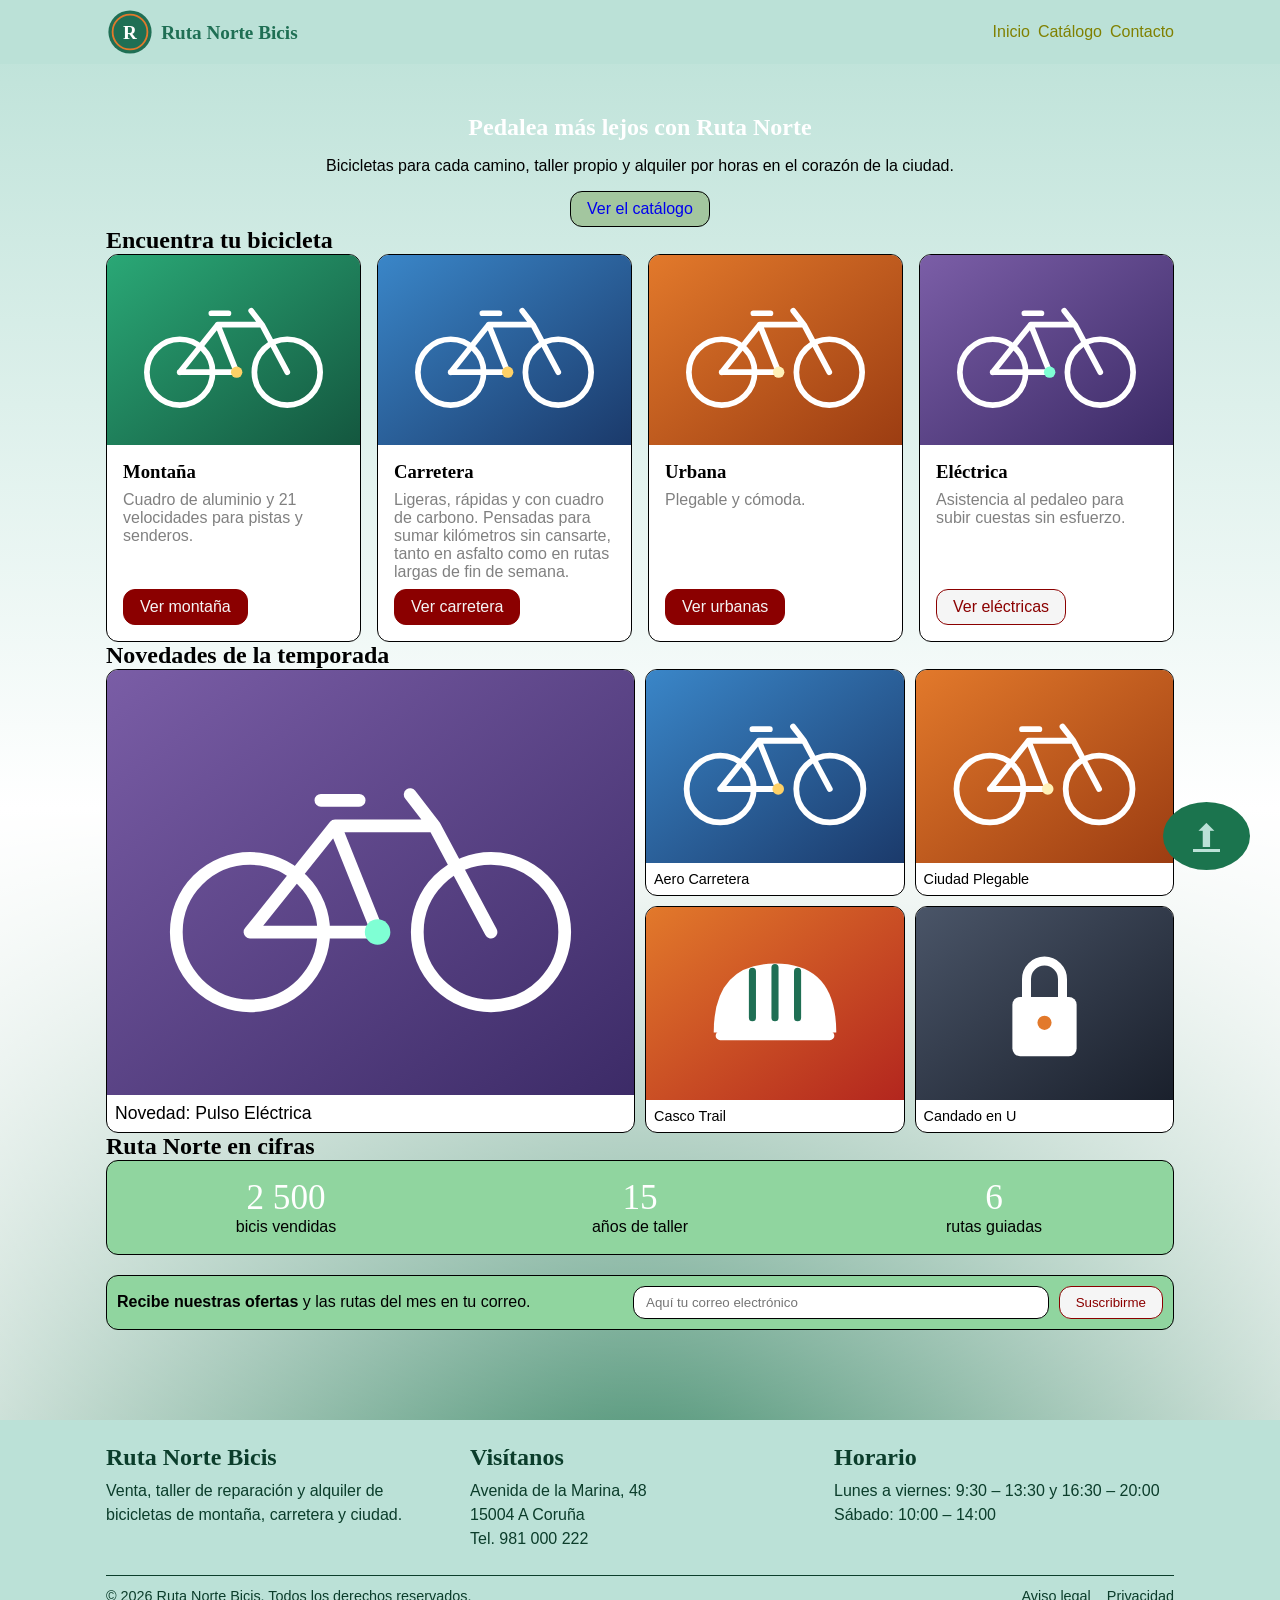
<file: Unidad 2/Tarea10/index.html>
<!DOCTYPE html>
<html lang="es">

<head>
  <meta charset="UTF-8">
  <meta name="viewport" content="width=device-width, initial-scale=1">
  <title>Tarea 2.7: Web Flex-Grid</title>
  <link rel="stylesheet" href="css/estilos.css">
</head>

<body>
  <header class="cabecera">
    <div class="contenedor cabeceraContenido">
      <a class="cabeceraLogo" href="index.html">
        <img src="img/logo-horizontal.svg" alt="Ruta Norte Bicis, ir al inicio">
      </a>
      <div class="separacion"></div>
      <nav class="menu">
        <ul class="menu-lista">
          <li><a class="menu-enlace" href="index.html">Inicio</a></li>
          <li class="cat-menu"><a class="menu-enlace" href="./paginas/catalogo.html">Catálogo</a>
          <ul class="submenu">
            <li><a href="./paginas/catalogo.html">Bicicletas</a></li>
            <li><a href="./paginas/catalogo.html">Accesorios</a></li>
          </ul>
          </li>
          <li><a class="menu-enlace" href="./paginas/contacto.html">Contacto</a></li>
        </ul>
      </nav>
    </div>
  </header>

  <main>
    <section class="hero" id="hero">
      <div class="hero-contenido">
        <h1 class="hero-titulo">Pedalea más lejos con Ruta Norte</h1>
        <p class="hero-texto">Bicicletas para cada camino, taller propio y alquiler por horas en el corazón de la
          ciudad.</p>
        <a class="boton boton-hero" href="paginas/catalogo.html">Ver el catálogo</a>
      </div>
    </section>

    <div class="contenedor">
      <section class="bloque">
        <h2 class="bloque-titulo">Encuentra tu bicicleta</h2>
        <div class="galeria">
          <article class="tarjeta">
            <img class="tarjeta-imagen" src="img/sierra.svg" alt="Bicicleta de montaña Sierra 29">
            <div class="tarjeta-cuerpo">
              <h3 class="tarjeta-titulo">Montaña</h3>
              <p class="tarjeta-texto">Cuadro de aluminio y 21 velocidades para pistas y senderos.</p>
              <a class="boton boton-claro" href="">Ver montaña</a>
            </div>
          </article>
          <article class="tarjeta">
            <img class="tarjeta-imagen" src="img/aero.svg" alt="Bicicleta de carretera Aero">
            <div class="tarjeta-cuerpo">
              <h3 class="tarjeta-titulo">Carretera</h3>
              <p class="tarjeta-texto">Ligeras, rápidas y con cuadro de carbono. Pensadas para sumar kilómetros sin
                cansarte, tanto en asfalto como en rutas largas de fin de semana.</p>
              <a class="boton boton-claro" href="">Ver carretera</a>
            </div>
          </article>
          <article class="tarjeta">
            <img class="tarjeta-imagen" src="img/ciudad.svg" alt="Bicicleta urbana plegable">
            <div class="tarjeta-cuerpo">
              <h3 class="tarjeta-titulo">Urbana</h3>
              <p class="tarjeta-texto">Plegable y cómoda.</p>
              <a class="boton boton-claro" href="">Ver urbanas</a>
            </div>
          </article>
          <article class="tarjeta">
            <img class="tarjeta-imagen" src="img/pulso.svg" alt="Bicicleta eléctrica Pulso">
            <div class="tarjeta-cuerpo">
              <h3 class="tarjeta-titulo">Eléctrica</h3>
              <p class="tarjeta-texto">Asistencia al pedaleo para subir cuestas sin esfuerzo.</p>
              <a class="boton boton-claro" href="#">Ver eléctricas</a>
            </div>
          </article>
        </div>
      </section>

      <section class="bloque">
        <h2 class="bloque-titulo">Novedades de la temporada</h2>
        <div class="destacados">
          <div class="destacado destacado-grande">
            <img src="img/pulso.svg" alt="Bicicleta eléctrica Pulso">
            <p class="destacado-pie">Novedad: Pulso Eléctrica</p>
          </div>
          <div class="destacado">
            <img src="img/aero.svg" alt="Bicicleta de carretera Aero">
            <p class="destacado-pie">Aero Carretera</p>
          </div>
          <div class="destacado">
            <img src="img/ciudad.svg" alt="Bicicleta urbana plegable">
            <p class="destacado-pie">Ciudad Plegable</p>
          </div>
          <div class="destacado">
            <img src="img/trail.svg" alt="Casco Trail">
            <p class="destacado-pie">Casco Trail</p>
          </div>
          <div class="destacado">
            <img src="img/candado.svg" alt="Candado en U">
            <p class="destacado-pie">Candado en U</p>
          </div>
        </div>
      </section>

      <section class="bloque">
        <h2 class="bloque-titulo">Ruta Norte en cifras</h2>
        <div class="cifras">
          <p class="cifra"><span class="cifra-numero">2 500</span> bicis vendidas</p>
          <p class="cifra"><span class="cifra-numero">15</span> años de taller</p>
          <p class="cifra"><span class="cifra-numero">6</span> rutas guiadas</p>
        </div>
      </section>

      <section class="bloque">
        <div class="suscripcion">
          <p class="suscripcion-texto"><strong>Recibe nuestras ofertas</strong> y las rutas del mes en tu correo.</p>
          <form class="suscripcion-formulario" action="">
            <input type="email" id="suscripcion-correo" name="correo" placeholder="Aquí tu correo electrónico">
            <button class="boton boton-claro" type="submit">Suscribirme</button>
          </form>
        </div>
      </section>
    </div>
  </main>

  <a class="volver" href="#hero">⬆</a>


  <footer class="pie">
    <div class="contenedor">
      <div class="pie-columnas">
        <div class="pie-bloque">
          <h2 class="pie-titulo">Ruta Norte Bicis</h2>
          <p class="pie-texto">Venta, taller de reparación y alquiler de bicicletas de montaña, carretera y ciudad.</p>
        </div>
        <div class="pie-bloque">
          <h2 class="pie-titulo">Visítanos</h2>
          <address class="pie-texto">Avenida de la Marina, 48<br>15004 A Coruña<br>Tel. 981 000 222</address>
        </div>
        <div class="pie-bloque horario">
          <h2 class="pie-titulo">Horario</h2>
          <p class="pie-texto">Lunes a viernes: 9:30 – 13:30 y 16:30 – 20:00<br>Sábado: 10:00 – 14:00</p>
        </div>
      </div>
      <div class="pie-barra">
        <p>© 2026 Ruta Norte Bicis. Todos los derechos reservados.</p>
        <ul class="pie-enlaces">
          <li><a href="">Aviso legal</a></li>
          <li><a href="">Privacidad</a></li>
        </ul>
      </div>
    </div>
  </footer>
</body>

</html>
</file>
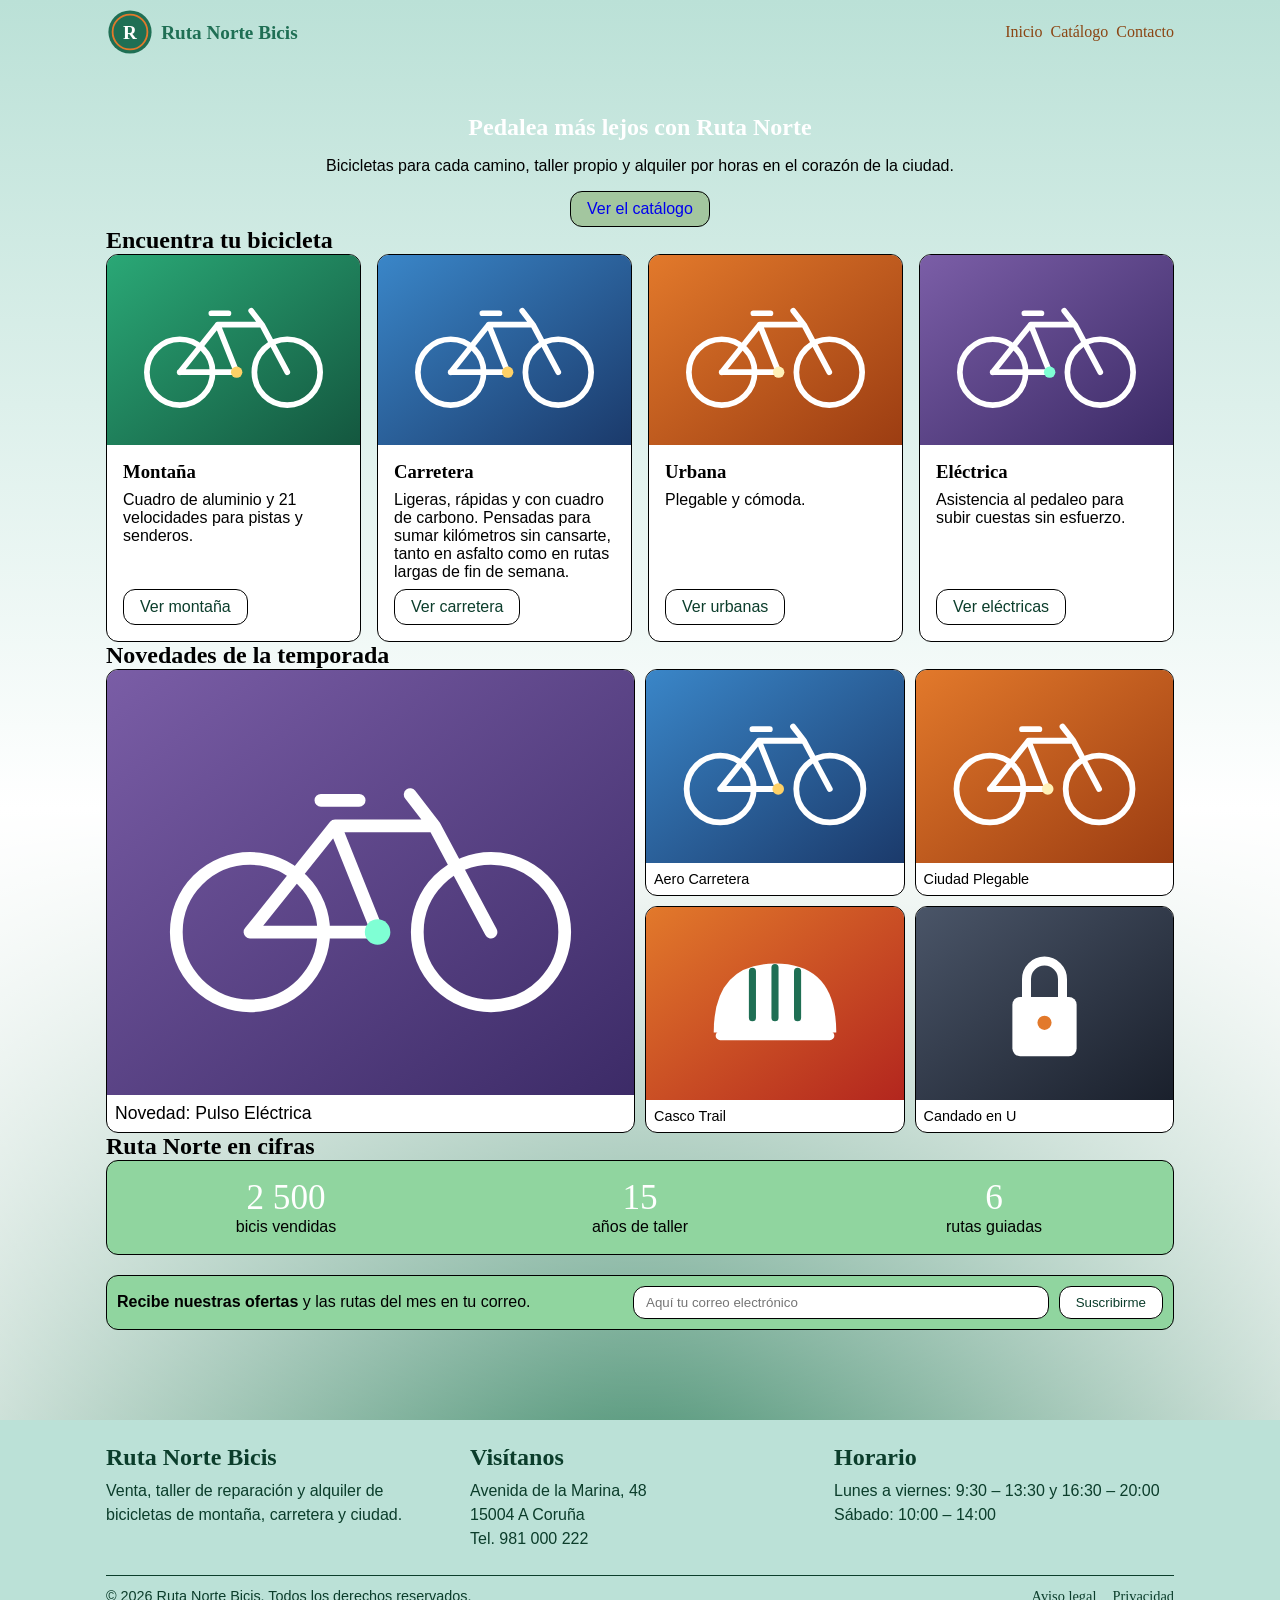
<file: Unidad 2/Tarea7/index.html>
<!DOCTYPE html>
<html lang="es">

<head>
  <meta charset="UTF-8">
  <meta name="viewport" content="width=device-width, initial-scale=1">
  <title>Tarea 2.7: Web Flex-Grid</title>
  <link rel="stylesheet" href="css/estilos.css">
</head>

<body>
  <header class="cabecera">
    <div class="contenedor cabeceraContenido">
      <a class="cabeceraLogo" href="index.html">
        <img src="img/logo-horizontal.svg" alt="Ruta Norte Bicis, ir al inicio">
      </a>
      <div class="separacion"></div>
      <nav class="menu">
        <ul class="menu-lista">
          <li><a class="menu-enlace" href="">Inicio</a></li>
          <li><a class="menu-enlace" href="">Catálogo</a></li>
          <li><a class="menu-enlace" href="">Contacto</a></li>
        </ul>
      </nav>
    </div>
  </header>

  <main>
    <section class="hero">
      <div class="hero-contenido">
        <h1 class="hero-titulo">Pedalea más lejos con Ruta Norte</h1>
        <p class="hero-texto">Bicicletas para cada camino, taller propio y alquiler por horas en el corazón de la
          ciudad.</p>
        <a class="boton boton-hero" href="paginas/catalogo.html">Ver el catálogo</a>
      </div>
    </section>

    <div class="contenedor">
      <section class="bloque">
        <h2 class="bloque-titulo">Encuentra tu bicicleta</h2>
        <div class="galeria">
          <article class="tarjeta">
            <img class="tarjeta-imagen" src="img/sierra.svg" alt="Bicicleta de montaña Sierra 29">
            <div class="tarjeta-cuerpo">
              <h3 class="tarjeta-titulo">Montaña</h3>
              <p class="tarjeta-texto">Cuadro de aluminio y 21 velocidades para pistas y senderos.</p>
              <a class="boton boton-claro" href="">Ver montaña</a>
            </div>
          </article>
          <article class="tarjeta">
            <img class="tarjeta-imagen" src="img/aero.svg" alt="Bicicleta de carretera Aero">
            <div class="tarjeta-cuerpo">
              <h3 class="tarjeta-titulo">Carretera</h3>
              <p class="tarjeta-texto">Ligeras, rápidas y con cuadro de carbono. Pensadas para sumar kilómetros sin
                cansarte, tanto en asfalto como en rutas largas de fin de semana.</p>
              <a class="boton boton-claro" href="">Ver carretera</a>
            </div>
          </article>
          <article class="tarjeta">
            <img class="tarjeta-imagen" src="img/ciudad.svg" alt="Bicicleta urbana plegable">
            <div class="tarjeta-cuerpo">
              <h3 class="tarjeta-titulo">Urbana</h3>
              <p class="tarjeta-texto">Plegable y cómoda.</p>
              <a class="boton boton-claro" href="">Ver urbanas</a>
            </div>
          </article>
          <article class="tarjeta">
            <img class="tarjeta-imagen" src="img/pulso.svg" alt="Bicicleta eléctrica Pulso">
            <div class="tarjeta-cuerpo">
              <h3 class="tarjeta-titulo">Eléctrica</h3>
              <p class="tarjeta-texto">Asistencia al pedaleo para subir cuestas sin esfuerzo.</p>
              <a class="boton boton-claro" href="#">Ver eléctricas</a>
            </div>
          </article>
        </div>
      </section>

      <section class="bloque">
        <h2 class="bloque-titulo">Novedades de la temporada</h2>
        <div class="destacados">
          <div class="destacado destacado-grande">
            <img src="img/pulso.svg" alt="Bicicleta eléctrica Pulso">
            <p class="destacado-pie">Novedad: Pulso Eléctrica</p>
          </div>
          <div class="destacado">
            <img src="img/aero.svg" alt="Bicicleta de carretera Aero">
            <p class="destacado-pie">Aero Carretera</p>
          </div>
          <div class="destacado">
            <img src="img/ciudad.svg" alt="Bicicleta urbana plegable">
            <p class="destacado-pie">Ciudad Plegable</p>
          </div>
          <div class="destacado">
            <img src="img/trail.svg" alt="Casco Trail">
            <p class="destacado-pie">Casco Trail</p>
          </div>
          <div class="destacado">
            <img src="img/candado.svg" alt="Candado en U">
            <p class="destacado-pie">Candado en U</p>
          </div>
        </div>
      </section>

      <section class="bloque">
        <h2 class="bloque-titulo">Ruta Norte en cifras</h2>
        <div class="cifras">
          <p class="cifra"><span class="cifra-numero">2 500</span> bicis vendidas</p>
          <p class="cifra"><span class="cifra-numero">15</span> años de taller</p>
          <p class="cifra"><span class="cifra-numero">6</span> rutas guiadas</p>
        </div>
      </section>

      <section class="bloque">
        <div class="suscripcion">
          <p class="suscripcion-texto"><strong>Recibe nuestras ofertas</strong> y las rutas del mes en tu correo.</p>
          <form class="suscripcion-formulario" action="">
            <input type="email" id="suscripcion-correo" name="correo" placeholder="Aquí tu correo electrónico">
            <button class="boton boton-claro" type="submit">Suscribirme</button>
          </form>
        </div>
      </section>
    </div>
  </main>

  <footer class="pie">
    <div class="contenedor">
      <div class="pie-columnas">
        <div class="pie-bloque">
          <h2 class="pie-titulo">Ruta Norte Bicis</h2>
          <p class="pie-texto">Venta, taller de reparación y alquiler de bicicletas de montaña, carretera y ciudad.</p>
        </div>
        <div class="pie-bloque">
          <h2 class="pie-titulo">Visítanos</h2>
          <address class="pie-texto">Avenida de la Marina, 48<br>15004 A Coruña<br>Tel. 981 000 222</address>
        </div>
        <div class="pie-bloque horario">
          <h2 class="pie-titulo">Horario</h2>
          <p class="pie-texto">Lunes a viernes: 9:30 – 13:30 y 16:30 – 20:00<br>Sábado: 10:00 – 14:00</p>
        </div>
      </div>
      <div class="pie-barra">
        <p>© 2026 Ruta Norte Bicis. Todos los derechos reservados.</p>
        <ul class="pie-enlaces">
          <li><a href="">Aviso legal</a></li>
          <li><a href="">Privacidad</a></li>
        </ul>
      </div>
    </div>
  </footer>
</body>

</html>
</file>
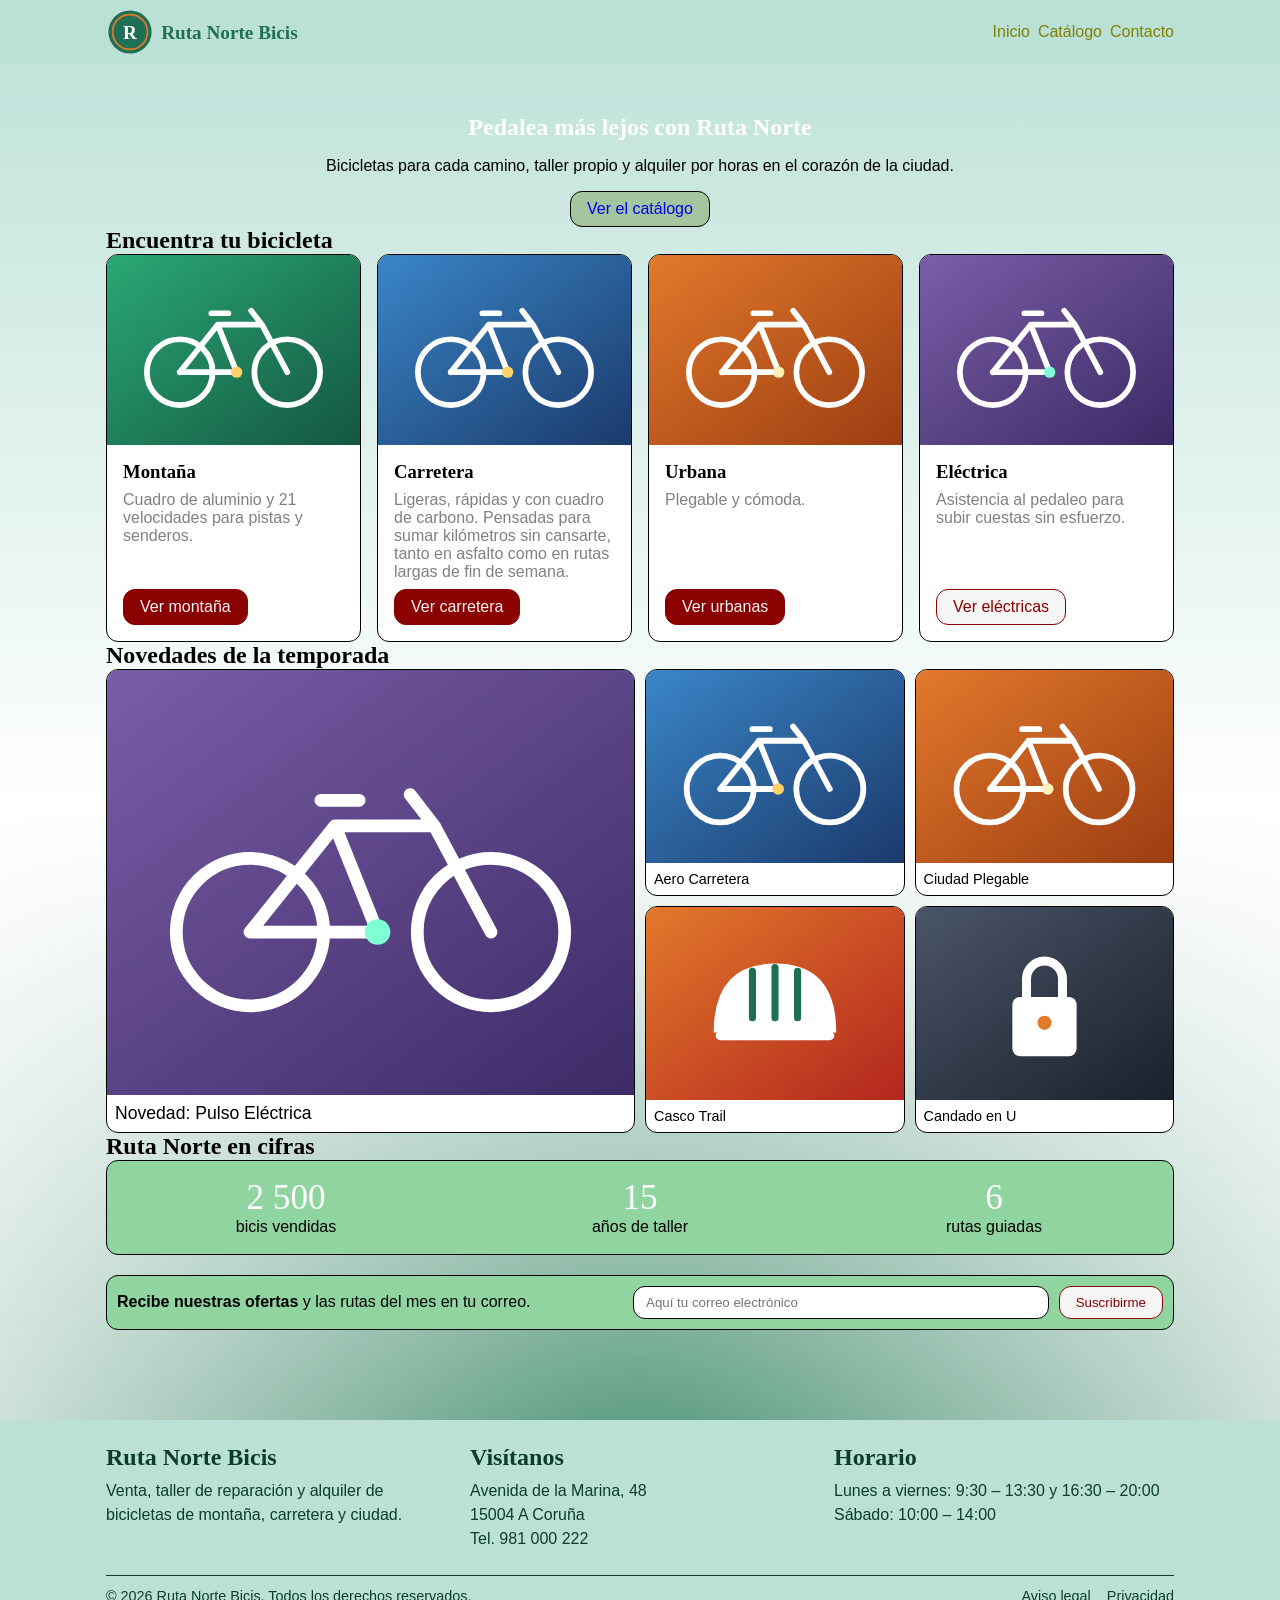
<file: Unidad 2/Tarea9/index.html>
<!DOCTYPE html>
<html lang="es">

<head>
  <meta charset="UTF-8">
  <meta name="viewport" content="width=device-width, initial-scale=1">
  <title>Tarea 2.7: Web Flex-Grid</title>
  <link rel="stylesheet" href="css/estilos.css">
</head>

<body>
  <header class="cabecera">
    <div class="contenedor cabeceraContenido">
      <a class="cabeceraLogo" href="index.html">
        <img src="img/logo-horizontal.svg" alt="Ruta Norte Bicis, ir al inicio">
      </a>
      <div class="separacion"></div>
      <nav class="menu">
        <ul class="menu-lista">
          <li><a class="menu-enlace" href="index.html">Inicio</a></li>
          <li><a class="menu-enlace" href="./paginas/catalogo.html">Catálogo</a></li>
          <li><a class="menu-enlace" href="./paginas/contacto.html">Contacto</a></li>
        </ul>
      </nav>
    </div>
  </header>

  <main>
    <section class="hero">
      <div class="hero-contenido">
        <h1 class="hero-titulo">Pedalea más lejos con Ruta Norte</h1>
        <p class="hero-texto">Bicicletas para cada camino, taller propio y alquiler por horas en el corazón de la
          ciudad.</p>
        <a class="boton boton-hero" href="paginas/catalogo.html">Ver el catálogo</a>
      </div>
    </section>

    <div class="contenedor">
      <section class="bloque">
        <h2 class="bloque-titulo">Encuentra tu bicicleta</h2>
        <div class="galeria">
          <article class="tarjeta">
            <img class="tarjeta-imagen" src="img/sierra.svg" alt="Bicicleta de montaña Sierra 29">
            <div class="tarjeta-cuerpo">
              <h3 class="tarjeta-titulo">Montaña</h3>
              <p class="tarjeta-texto">Cuadro de aluminio y 21 velocidades para pistas y senderos.</p>
              <a class="boton boton-claro" href="">Ver montaña</a>
            </div>
          </article>
          <article class="tarjeta">
            <img class="tarjeta-imagen" src="img/aero.svg" alt="Bicicleta de carretera Aero">
            <div class="tarjeta-cuerpo">
              <h3 class="tarjeta-titulo">Carretera</h3>
              <p class="tarjeta-texto">Ligeras, rápidas y con cuadro de carbono. Pensadas para sumar kilómetros sin
                cansarte, tanto en asfalto como en rutas largas de fin de semana.</p>
              <a class="boton boton-claro" href="">Ver carretera</a>
            </div>
          </article>
          <article class="tarjeta">
            <img class="tarjeta-imagen" src="img/ciudad.svg" alt="Bicicleta urbana plegable">
            <div class="tarjeta-cuerpo">
              <h3 class="tarjeta-titulo">Urbana</h3>
              <p class="tarjeta-texto">Plegable y cómoda.</p>
              <a class="boton boton-claro" href="">Ver urbanas</a>
            </div>
          </article>
          <article class="tarjeta">
            <img class="tarjeta-imagen" src="img/pulso.svg" alt="Bicicleta eléctrica Pulso">
            <div class="tarjeta-cuerpo">
              <h3 class="tarjeta-titulo">Eléctrica</h3>
              <p class="tarjeta-texto">Asistencia al pedaleo para subir cuestas sin esfuerzo.</p>
              <a class="boton boton-claro" href="#">Ver eléctricas</a>
            </div>
          </article>
        </div>
      </section>

      <section class="bloque">
        <h2 class="bloque-titulo">Novedades de la temporada</h2>
        <div class="destacados">
          <div class="destacado destacado-grande">
            <img src="img/pulso.svg" alt="Bicicleta eléctrica Pulso">
            <p class="destacado-pie">Novedad: Pulso Eléctrica</p>
          </div>
          <div class="destacado">
            <img src="img/aero.svg" alt="Bicicleta de carretera Aero">
            <p class="destacado-pie">Aero Carretera</p>
          </div>
          <div class="destacado">
            <img src="img/ciudad.svg" alt="Bicicleta urbana plegable">
            <p class="destacado-pie">Ciudad Plegable</p>
          </div>
          <div class="destacado">
            <img src="img/trail.svg" alt="Casco Trail">
            <p class="destacado-pie">Casco Trail</p>
          </div>
          <div class="destacado">
            <img src="img/candado.svg" alt="Candado en U">
            <p class="destacado-pie">Candado en U</p>
          </div>
        </div>
      </section>

      <section class="bloque">
        <h2 class="bloque-titulo">Ruta Norte en cifras</h2>
        <div class="cifras">
          <p class="cifra"><span class="cifra-numero">2 500</span> bicis vendidas</p>
          <p class="cifra"><span class="cifra-numero">15</span> años de taller</p>
          <p class="cifra"><span class="cifra-numero">6</span> rutas guiadas</p>
        </div>
      </section>

      <section class="bloque">
        <div class="suscripcion">
          <p class="suscripcion-texto"><strong>Recibe nuestras ofertas</strong> y las rutas del mes en tu correo.</p>
          <form class="suscripcion-formulario" action="">
            <input type="email" id="suscripcion-correo" name="correo" placeholder="Aquí tu correo electrónico">
            <button class="boton boton-claro" type="submit">Suscribirme</button>
          </form>
        </div>
      </section>
    </div>
  </main>

  <footer class="pie">
    <div class="contenedor">
      <div class="pie-columnas">
        <div class="pie-bloque">
          <h2 class="pie-titulo">Ruta Norte Bicis</h2>
          <p class="pie-texto">Venta, taller de reparación y alquiler de bicicletas de montaña, carretera y ciudad.</p>
        </div>
        <div class="pie-bloque">
          <h2 class="pie-titulo">Visítanos</h2>
          <address class="pie-texto">Avenida de la Marina, 48<br>15004 A Coruña<br>Tel. 981 000 222</address>
        </div>
        <div class="pie-bloque horario">
          <h2 class="pie-titulo">Horario</h2>
          <p class="pie-texto">Lunes a viernes: 9:30 – 13:30 y 16:30 – 20:00<br>Sábado: 10:00 – 14:00</p>
        </div>
      </div>
      <div class="pie-barra">
        <p>© 2026 Ruta Norte Bicis. Todos los derechos reservados.</p>
        <ul class="pie-enlaces">
          <li><a href="">Aviso legal</a></li>
          <li><a href="">Privacidad</a></li>
        </ul>
      </div>
    </div>
  </footer>
</body>

</html>
</file>
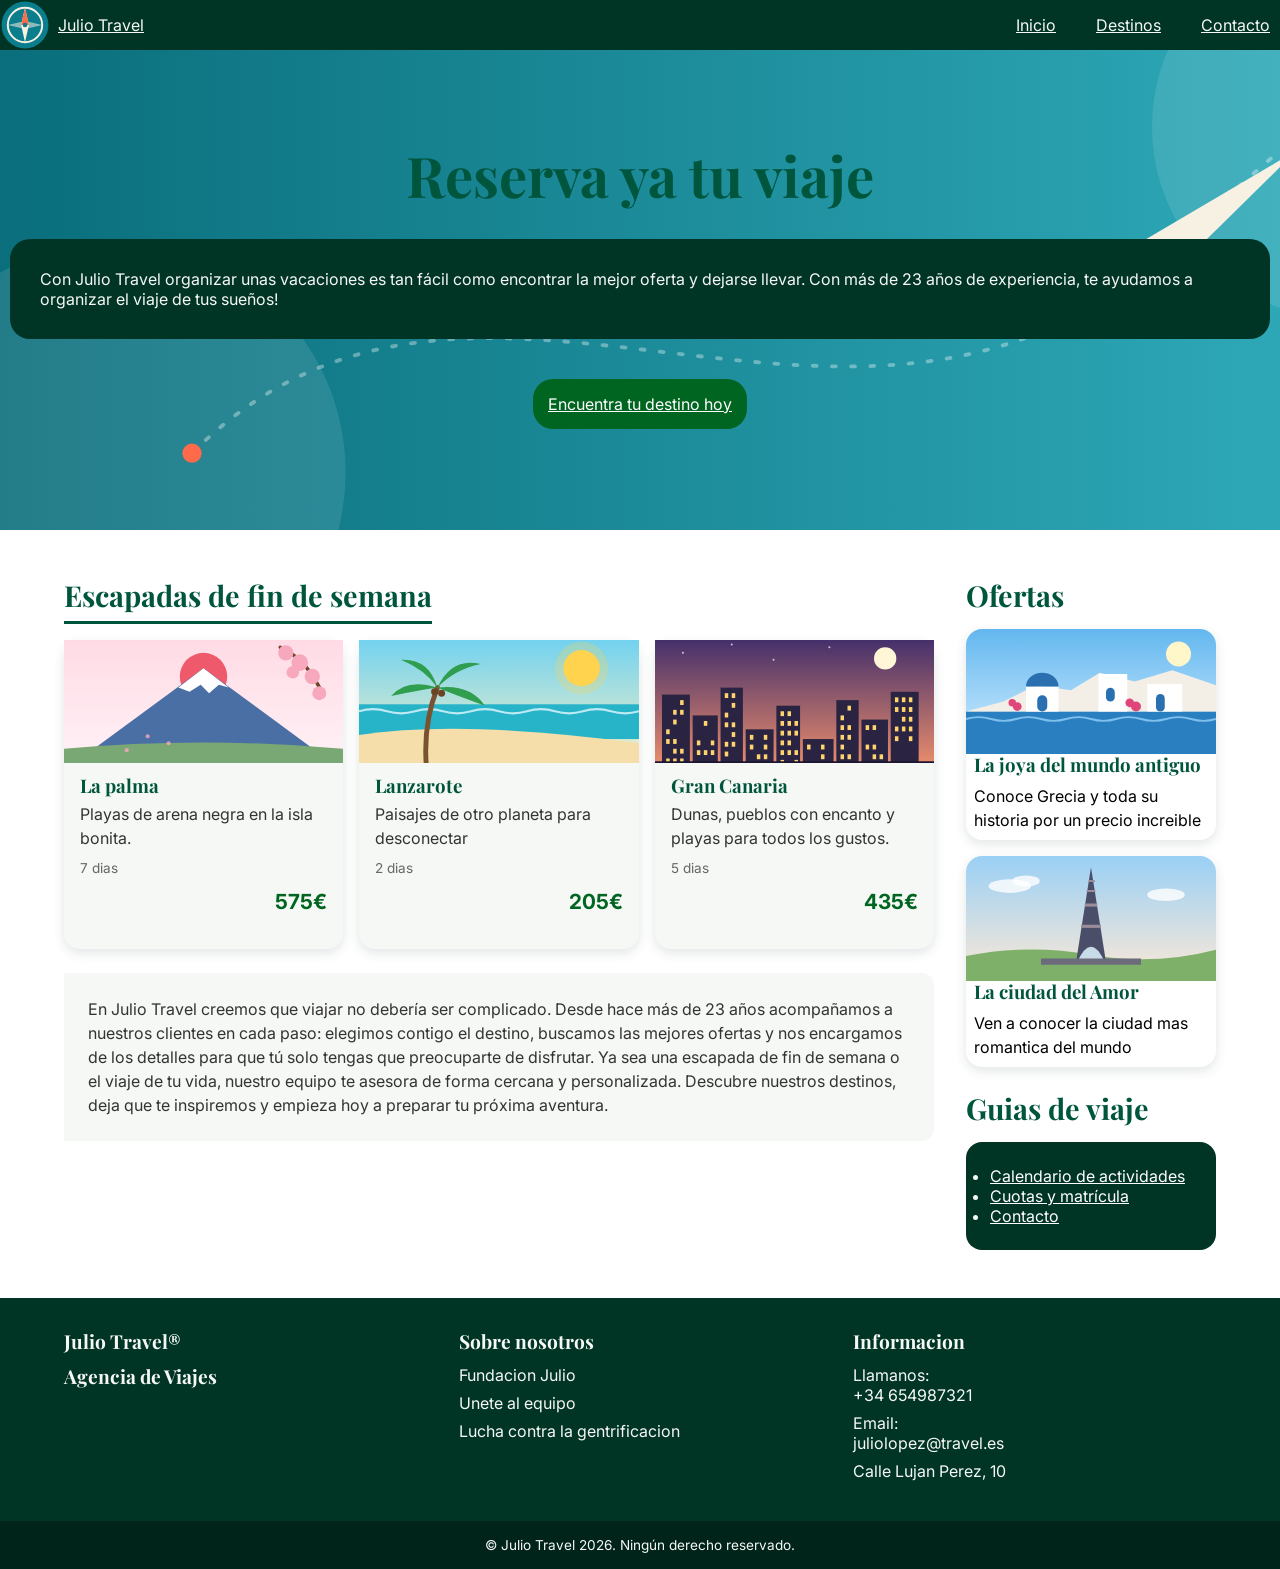
<file: Unidad 2/Tarea5/Tarea_2-5_WebFlexbox/index.html>
<!doctype html>
<html lang="es">
<head>
    <meta charset="UTF-8">
    <meta name="viewport"
          content="width=device-width, user-scalable=no, initial-scale=1.0, maximum-scale=1.0, minimum-scale=1.0">
    <meta http-equiv="X-UA-Compatible" content="ie=edge">
    <title>Agencia de viajes</title>
    <link rel="preconnect" href="https://fonts.googleapis.com">
    <link rel="preconnect" href="https://fonts.gstatic.com" crossorigin>
    <link href="https://fonts.googleapis.com/css2?family=Inter:wght@400;600;700&family=Playfair+Display:ital,wght@0,700;1,700&display=swap" rel="stylesheet">
    <link rel="stylesheet" href="css/estilos.css">
</head>
<body>
    <header>
        <a class="logo enlace-head" href="index.html">
            <img class="logo-img" src="img/logo.svg" alt="logo de la agencia">
            <span class="logo-text">Julio Travel</span>
        </a>
        <div class="espacio"></div>
        <ul class="lista-head">
            <li><a class="enlace-head" href="index.html">Inicio</a></li>
            <li><a class="enlace-head" href="index.html">Destinos</a></li>
            <li><a class="enlace-head" href="index.html">Contacto</a></li>
        </ul>
    </header>
        <main>
            <section class="banda-principal">
                <h1>Reserva ya tu viaje</h1>
                <p id="descripcion">Con Julio Travel organizar unas vacaciones es tan fácil como encontrar la mejor oferta y dejarse llevar. Con más de
                23 años de experiencia, te ayudamos a organizar el viaje de tus sueños!</p>
                <a class="enlace enlace-grande" href="paginas/catalogo.html">Encuentra tu destino hoy</a>
            </section>
            <div class="banda-sec">
                <div class="viajes">
                    <div class="destacados">
                        <h2>Escapadas de fin de semana</h2>
                    <section class="tarjeta-cuerpo">

                <article class="tarjeta">
                    <img src="img/japon.svg" alt="la palma">
                    <h3>La palma</h3>
                    <p>Playas de arena negra en la isla bonita.</p>
                    <p class="tiempo">7 dias</p>
                    <p class="precio"><strong>575€</strong></p>
                </article>
                <article class="tarjeta">
                    <img src="img/caribe.svg" alt="lanzarote">
                    <h3>Lanzarote</h3>
                    <p>Paisajes de otro planeta para desconectar</p>
                    <p class="tiempo">2 dias</p>
                    <p class="precio"><strong>205€</strong></p>
                </article>
                <article class="tarjeta">
                    <img src="img/nueva-york.svg" alt="gran canaria">
                    <h3>Gran Canaria</h3>
                    <p>Dunas, pueblos con encanto y playas para todos los gustos.</p>
                    <p class="tiempo">5 dias</p>
                    <p class="precio"><strong>435€</strong></p>
                </article>
                    </section>
                    </div>
                    <section>
                        <p id="presentacion">En Julio Travel creemos que viajar no debería ser complicado. Desde hace más de 23 años acompañamos a nuestros clientes en cada paso:
                            elegimos contigo el destino, buscamos las mejores ofertas y nos encargamos de los detalles para que tú solo tengas que preocuparte de disfrutar. Ya sea una escapada de fin de semana o el viaje de tu vida,
                            nuestro equipo te asesora de forma cercana y personalizada. Descubre nuestros destinos, deja que te inspiremos y empieza hoy a preparar tu próxima aventura.</p>
                    </section>
                </div>
                <aside class="barra-lateral">
                <section class="panel">
                    <h2>Ofertas</h2>
                    <article class="ofertas">
                        <img src="img/grecia.svg" alt="grecia">
                        <h3>La joya del mundo antiguo</h3>
                        <p>Conoce Grecia y toda su historia por un precio increible</p>
                    </article>
                    <article class="ofertas">
                        <img src="img/paris.svg" alt="paris">
                        <h3>La ciudad del Amor</h3>
                        <p>Ven a conocer la ciudad mas romantica del mundo</p>
                    </article>
                </section>
                <section class="panel">
                    <h2>Guias de viaje</h2>
                    <article class="guias">
                        <ul class="lista-enlaces">
                            <li><a href="paginas/7-maravillas.html">Calendario de actividades</a></li>
                            <li><a href="paginas/mundo-antiguo.html">Cuotas y matrícula</a></li>
                            <li><a href="paginas/amazonas">Contacto</a></li>
                        </ul>
                    </article>
                </section>

            </aside>
            </div>

        </main>
    <footer>
        <div class="pie-enlace">
            <div class="columna"><h2>Julio Travel®</h2>
                <h2>Agencia de Viajes</h2></div>
            <div class="columna">
                <h2>Sobre nosotros</h2>
                <ul>
                    <li>Fundacion Julio</li>
                    <li>Unete al equipo</li>
                    <li>Lucha contra la gentrificacion</li>
                </ul>
            </div>
            <div class="columna">
                <h2>Informacion</h2>
                <ul>
                    <li>Llamanos: <br>+34 654987321<br></li>
                    <li>Email: <br>juliolopez@travel.es<br></li>
                    <li>Calle Lujan Perez, 10</li>
                </ul>
            </div>
        </div>
        <div class="derechos">© Julio Travel 2026. Ningún derecho reservado.</div>
    </footer>
</body>
</html>
</file>
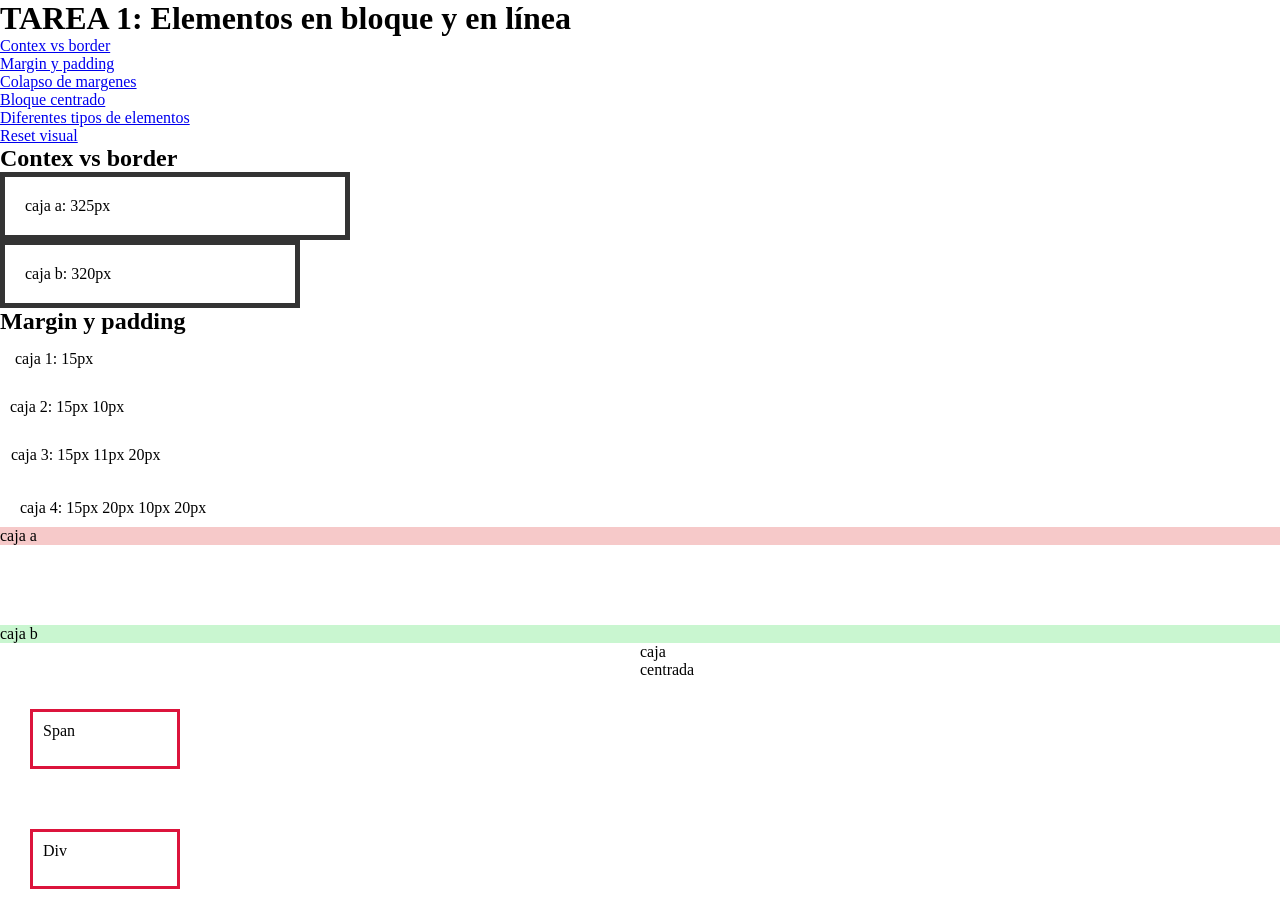
<file: Unidad 2/Tarea2/modelo_cajas.html>
<!doctype html>
<html lang="es">
<head>
    <meta charset="UTF-8">
    <meta name="viewport"
          content="width=device-width, user-scalable=no, initial-scale=1.0, maximum-scale=1.0, minimum-scale=1.0">
    <meta http-equiv="X-UA-Compatible" content="ie=edge">
    <title>modelo de cajas</title>
</head>
<body>
<!DOCTYPE html>
<html>
<head>
    <meta charset="UTF-8">
    <meta name="viewport" content="width=device-width, initial-scale=1.0">
    <title>Document</title>
    <link rel="stylesheet" href="estilo.css">
</head>
<body>
<header>
    <h1>TAREA 1: Elementos en bloque y en línea</h1>
</header>
<nav>
    <ul>
        <li><a href="#seccion1">Contex vs border</a></li>
        <li><a href="#seccion2">Margin y padding</a></li>
        <li><a href="#seccion3">Colapso de margenes</a></li>
        <li><a href="#seccion4">Bloque centrado</a></li>
        <li><a href="#seccion5">Diferentes tipos de elementos</a></li>
        <li><a href="#seccion6">Reset visual</a></li>
    </ul>
</nav>
<main>
    <section id="seccion1">
      <h2>Contex vs border</h2>
      <div class="caja-a">caja a: 325px</div>
      <div class="caja-b">caja b: 320px</div>
    </section>
    <section id="seccion2">
        <h2>Margin y padding</h2>
        <div id="caja1">caja 1: 15px</div> 

        <div id="caja2">caja 2: 15px 10px</div>
        <div id="caja3">caja 3: 15px 11px 20px</div>
        <div id="caja4">caja 4: 15px 20px 10px 20px</div>
    </section>
    <section id="seccion3">
        <div class="a">caja a</div>
        <div class="b">caja b</div>

    </section>
    <section id="seccion4">
        <div class="centrado">caja centrada</div>
    </section>
    <section id="seccion5">
        <span id="spanPrueba">Span </span>
        <div id="divPrueba">Div</div>
    </section>
    <section id="seccion6">

    </section>
</main>
<footer></footer>

</body>
</html>

</body>
</html>
</file>
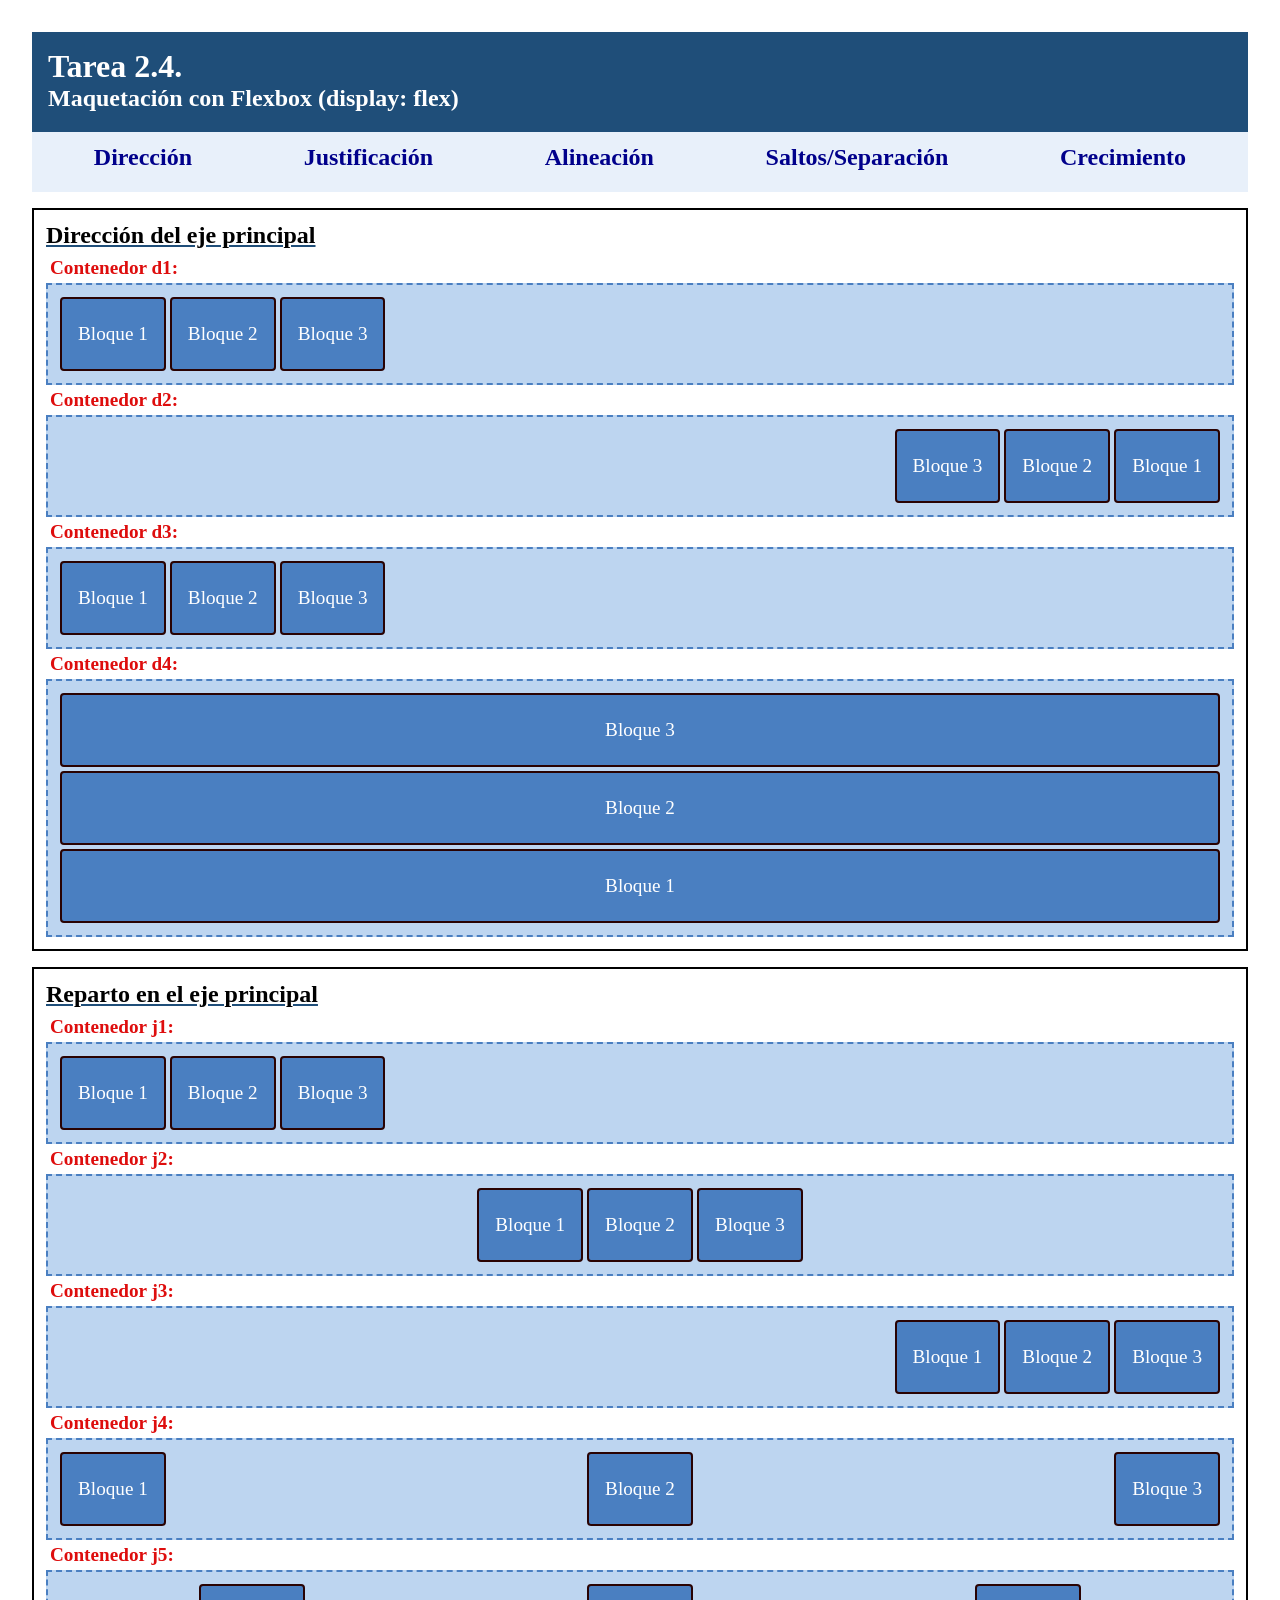
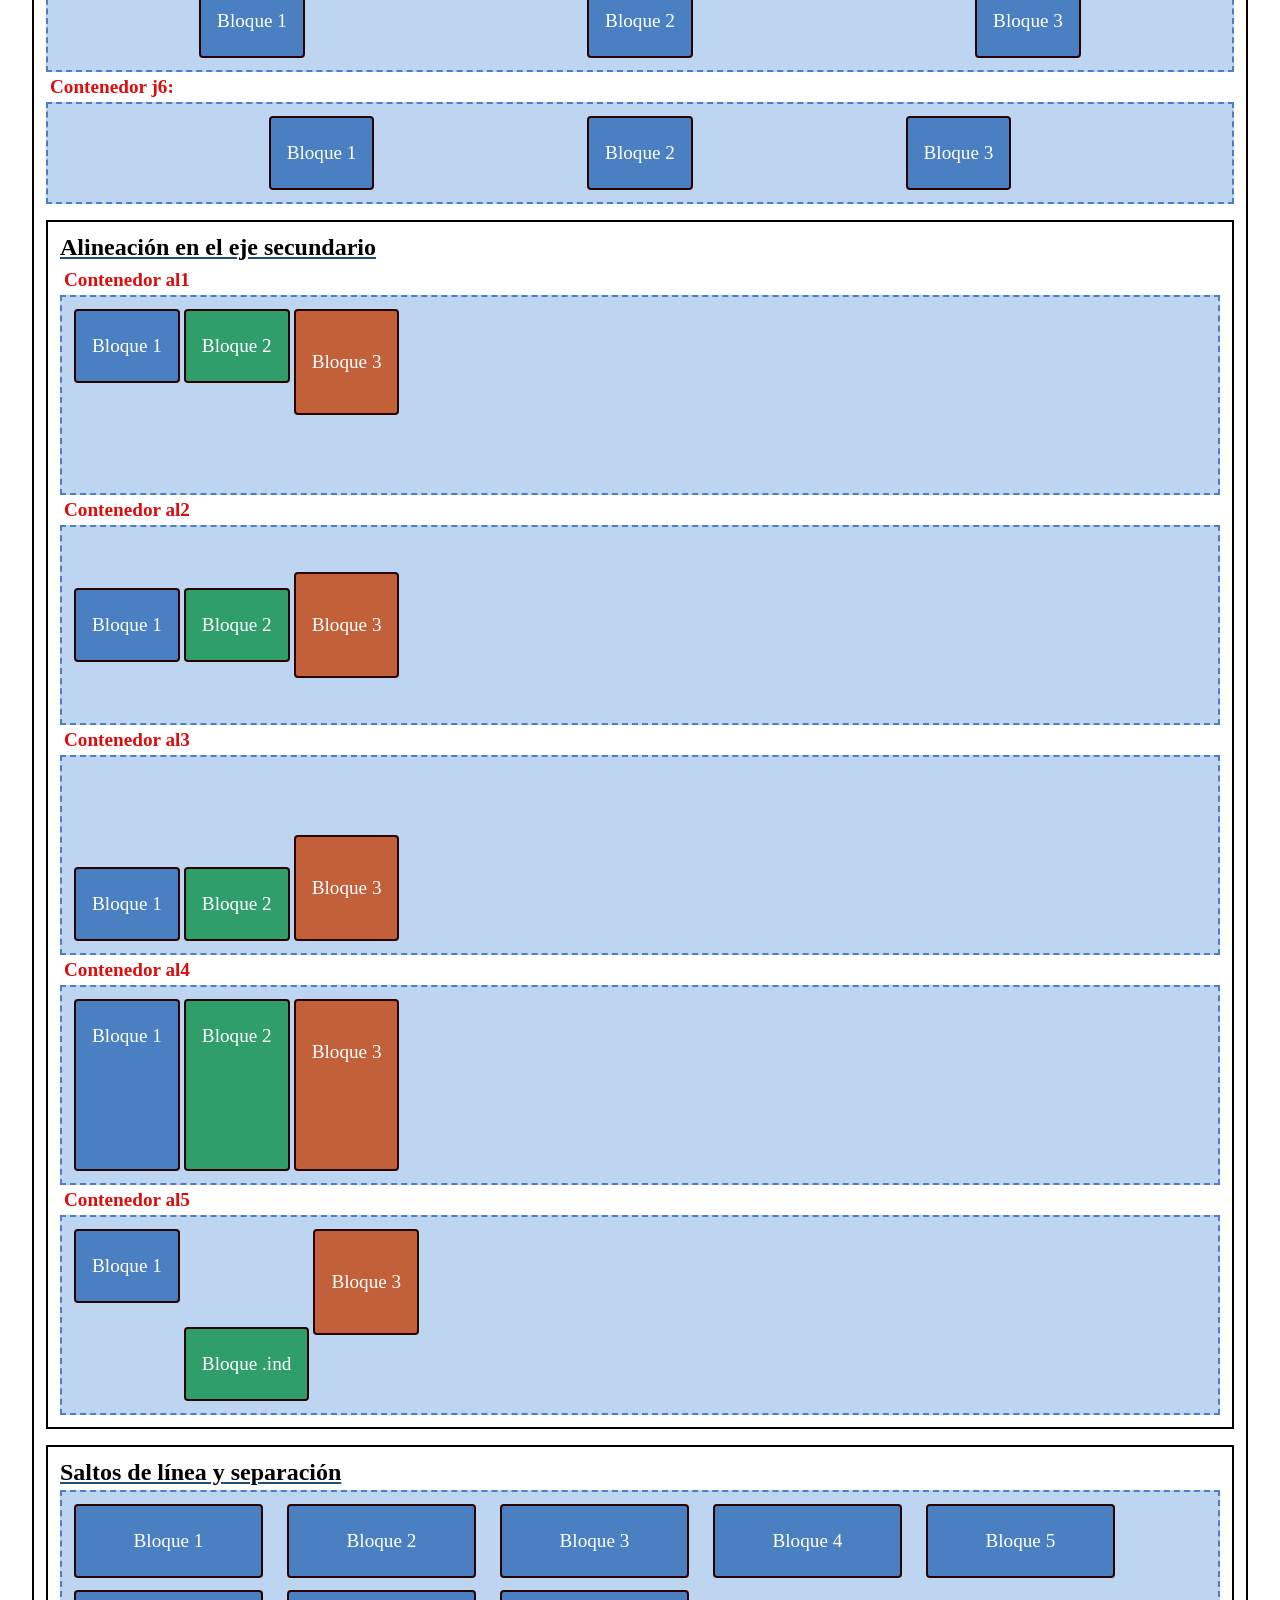
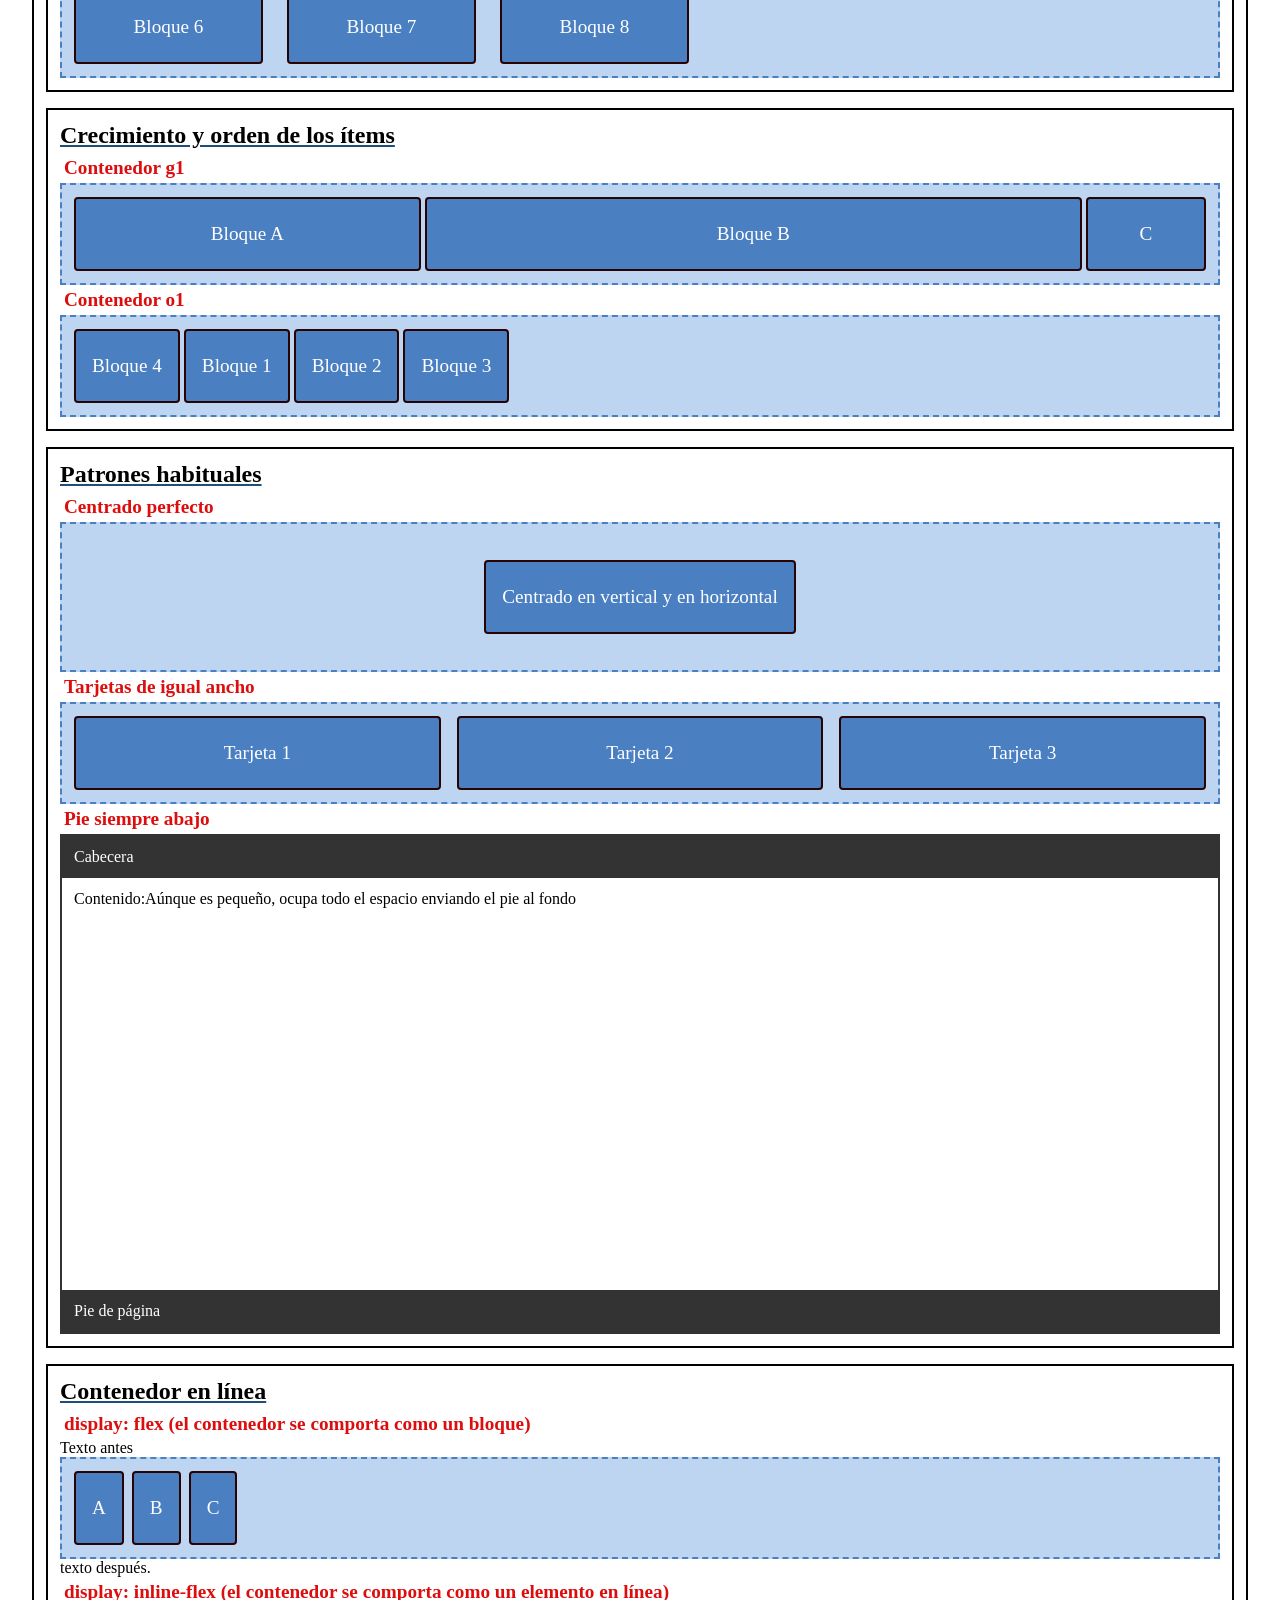
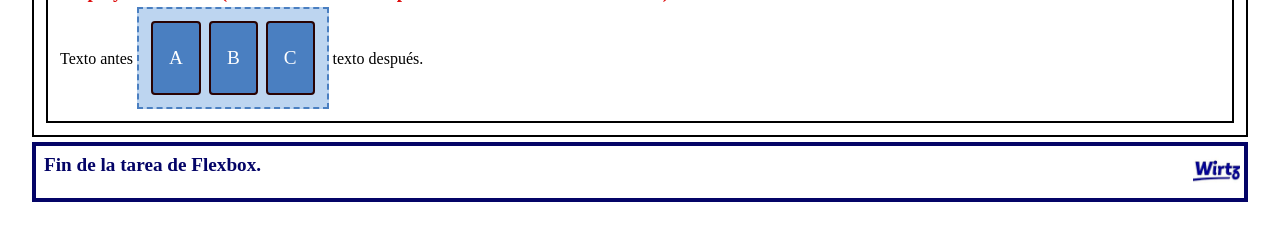
<file: Unidad 2/Tarea4/flexbox.html>
<!DOCTYPE html>
<html lang="es">

<head>
  <meta charset="UTF-8">
  <meta name="viewport" content="width=device-width, initial-scale=1">
  <title>Tarea 2.4. Flexbox</title>
  <link rel="stylesheet" href="flexbox.css">
</head>

<body>

  <header>
    <h1>Tarea 2.4.</h1>
    <h2>Maquetación con Flexbox (display: flex)</h2>
  </header>

  <!------Paso 1------------------>
  <nav>
    <ul>
      <li><a href="#direccion">Dirección</a></li>
      <li><a href="#justificacion">Justificación</a></li>
      <li><a href="#alineacion">Alineación</a></li>
      <li><a href="#saltos">Saltos/Separación</a></li>
      <li><a href="#crecimiento">Crecimiento</a></li>
    </ul>
  </nav>

  <main>

    <!------Paso 2------------------>
    <section id="direccion">
      <h2>Dirección del eje principal</h2>

      <h3>Contenedor d1:</h3>
      <div class="contenedor d1">
        <div class="item">Bloque 1</div>
        <div class="item">Bloque 2</div>
        <div class="item">Bloque 3</div>
      </div>

      <h3>Contenedor d2:</h3>
      <div class="contenedor d2">
        <div class="item">Bloque 1</div>
        <div class="item">Bloque 2</div>
        <div class="item">Bloque 3</div>
      </div>

      <h3>Contenedor d3:</h3>
      <div class="contenedor d3">
        <div class="item">Bloque 1</div>
        <div class="item">Bloque 2</div>
        <div class="item">Bloque 3</div>
      </div>

      <h3>Contenedor d4:</h3>
      <div class="contenedor d4">
        <div class="item">Bloque 1</div>
        <div class="item">Bloque 2</div>
        <div class="item">Bloque 3</div>
      </div>
    </section>

    <!------Paso 3------------------>
    <section id="justificacion">
      <h2>Reparto en el eje principal</h2>

      <h3>Contenedor j1:</h3>
      <div class="contenedor j1">
        <div class="item">Bloque 1</div>
        <div class="item">Bloque 2</div>
        <div class="item">Bloque 3</div>
      </div>
      <h3>Contenedor j2:</h3>
      <div class="contenedor j2">
        <div class="item">Bloque 1</div>
        <div class="item">Bloque 2</div>
        <div class="item">Bloque 3</div>
      </div>
      <h3>Contenedor j3:</h3>
      <div class="contenedor j3">
        <div class="item">Bloque 1</div>
        <div class="item">Bloque 2</div>
        <div class="item">Bloque 3</div>
      </div>
      <h3>Contenedor j4:</h3>
      <div class="contenedor j4">
        <div class="item">Bloque 1</div>
        <div class="item">Bloque 2</div>
        <div class="item">Bloque 3</div>
      </div>
      <h3>Contenedor j5:</h3>
      <div class="contenedor j5">
        <div class="item">Bloque 1</div>
        <div class="item">Bloque 2</div>
        <div class="item">Bloque 3</div>
      </div>
      <h3>Contenedor j6:</h3>
      <div class="contenedor j6">
        <div class="item">Bloque 1</div>
        <div class="item">Bloque 2</div>
        <div class="item">Bloque 3</div>
      </div>


      <!------Paso 4------------------>
      <section id="alineacion">
        <h2>Alineación en el eje secundario</h2>

        <h3>Contenedor al1</h3>
        <div class="contenedor fijo al1">
          <div class="item">Bloque 1</div>
          <div class="item i2">Bloque 2</div>
          <div class="item i3">Bloque 3</div>
        </div>

        <h3>Contenedor al2</h3>
        <div class="contenedor fijo al2">
          <div class="item">Bloque 1</div>
          <div class="item i2">Bloque 2</div>
          <div class="item i3">Bloque 3</div>
        </div>

        <h3>Contenedor al3</h3>
        <div class="contenedor fijo al3">
          <div class="item">Bloque 1</div>
          <div class="item i2">Bloque 2</div>
          <div class="item i3">Bloque 3</div>
        </div>

        <h3>Contenedor al4</h3>
        <div class="contenedor fijo al4">
          <div class="item">Bloque 1</div>
          <div class="item i2">Bloque 2</div>
          <div class="item i3">Bloque 3</div>
        </div>

        <h3>Contenedor al5</h3>
        <div class="contenedor fijo al5">
          <div class="item">Bloque 1</div>
          <div class="item i2 ind">Bloque .ind</div>
          <div class="item i3">Bloque 3</div>
        </div>
      </section>

      <!------Paso 5------------------>
      <section id="saltos">
        <h2>Saltos de línea y separación</h2>
        <div class="contenedor w1">
          <div class="item ancho">Bloque 1</div>
          <div class="item ancho">Bloque 2</div>
          <div class="item ancho">Bloque 3</div>
          <div class="item ancho">Bloque 4</div>
          <div class="item ancho">Bloque 5</div>
          <div class="item ancho">Bloque 6</div>
          <div class="item ancho">Bloque 7</div>
          <div class="item ancho">Bloque 8</div>
        </div>
      </section>

      <!------Paso 6------------------>
      <section id="crecimiento">
        <h2>Crecimiento y orden de los ítems</h2>

        <h3>Contenedor g1</h3>
        <div class="contenedor g1">
          <div class="item g-a">Bloque A</div>
          <div class="item g-b">Bloque B</div>
          <div class="item g-c">C</div>
        </div>

        <h3>Contenedor o1</h3>
        <div class="contenedor o1">
          <div class="item">Bloque 1</div>
          <div class="item">Bloque 2</div>
          <div class="item">Bloque 3</div>
          <div class="item o-4">Bloque 4</div>
        </div>
      </section>

      <!------Paso 7------------------>
      <section id="patrones">
        <h2>Patrones habituales</h2>

        <h3>Centrado perfecto</h3>
        <div class="contenedor centro">
          <div class="item">Centrado en vertical y en horizontal</div>
        </div>

        <h3>Tarjetas de igual ancho</h3>
        <div class="contenedor igual-ancho">
          <div class="item targeta">Tarjeta 1</div>
          <div class="item targeta">Tarjeta 2</div>
          <div class="item targeta">Tarjeta 3</div>
        </div>

        <h3>Pie siempre abajo</h3>
        <div class="pagina">
          <div class="pagina-cabecera">Cabecera</div>
          <div class="pagina-main">Contenido:Aúnque es pequeño, ocupa todo el espacio enviando el pie al fondo </div>
          <div class="pagina-pie">Pie de página</div>
        </div>
      </section>


      <!------Paso 8------------------>
      <section id="inline">
        <h2>Contenedor en línea</h2>

        <h3>display: flex (el contenedor se comporta como un bloque)</h3>
        <div>
          Texto antes
          <div class="contenedor if1">
            <div class="item">A</div>
            <div class="item">B</div>
            <div class="item">C</div>
          </div>
          texto después.
        </div>

        <h3>display: inline-flex (el contenedor se comporta como un elemento en línea)</h3>
        <div>
          Texto antes
          <div class="contenedor if2">
            <div class="item">A</div>
            <div class="item">B</div>
            <div class="item">C</div>
          </div>
          texto después.
        </div>

  </main>

  <footer>
    <h3>Fin de la tarea de Flexbox.</h3>
    <div class="separacion"></div>
    <img class="imagen" src="logo.jpg">
  </footer>

</body>

</html>
</file>
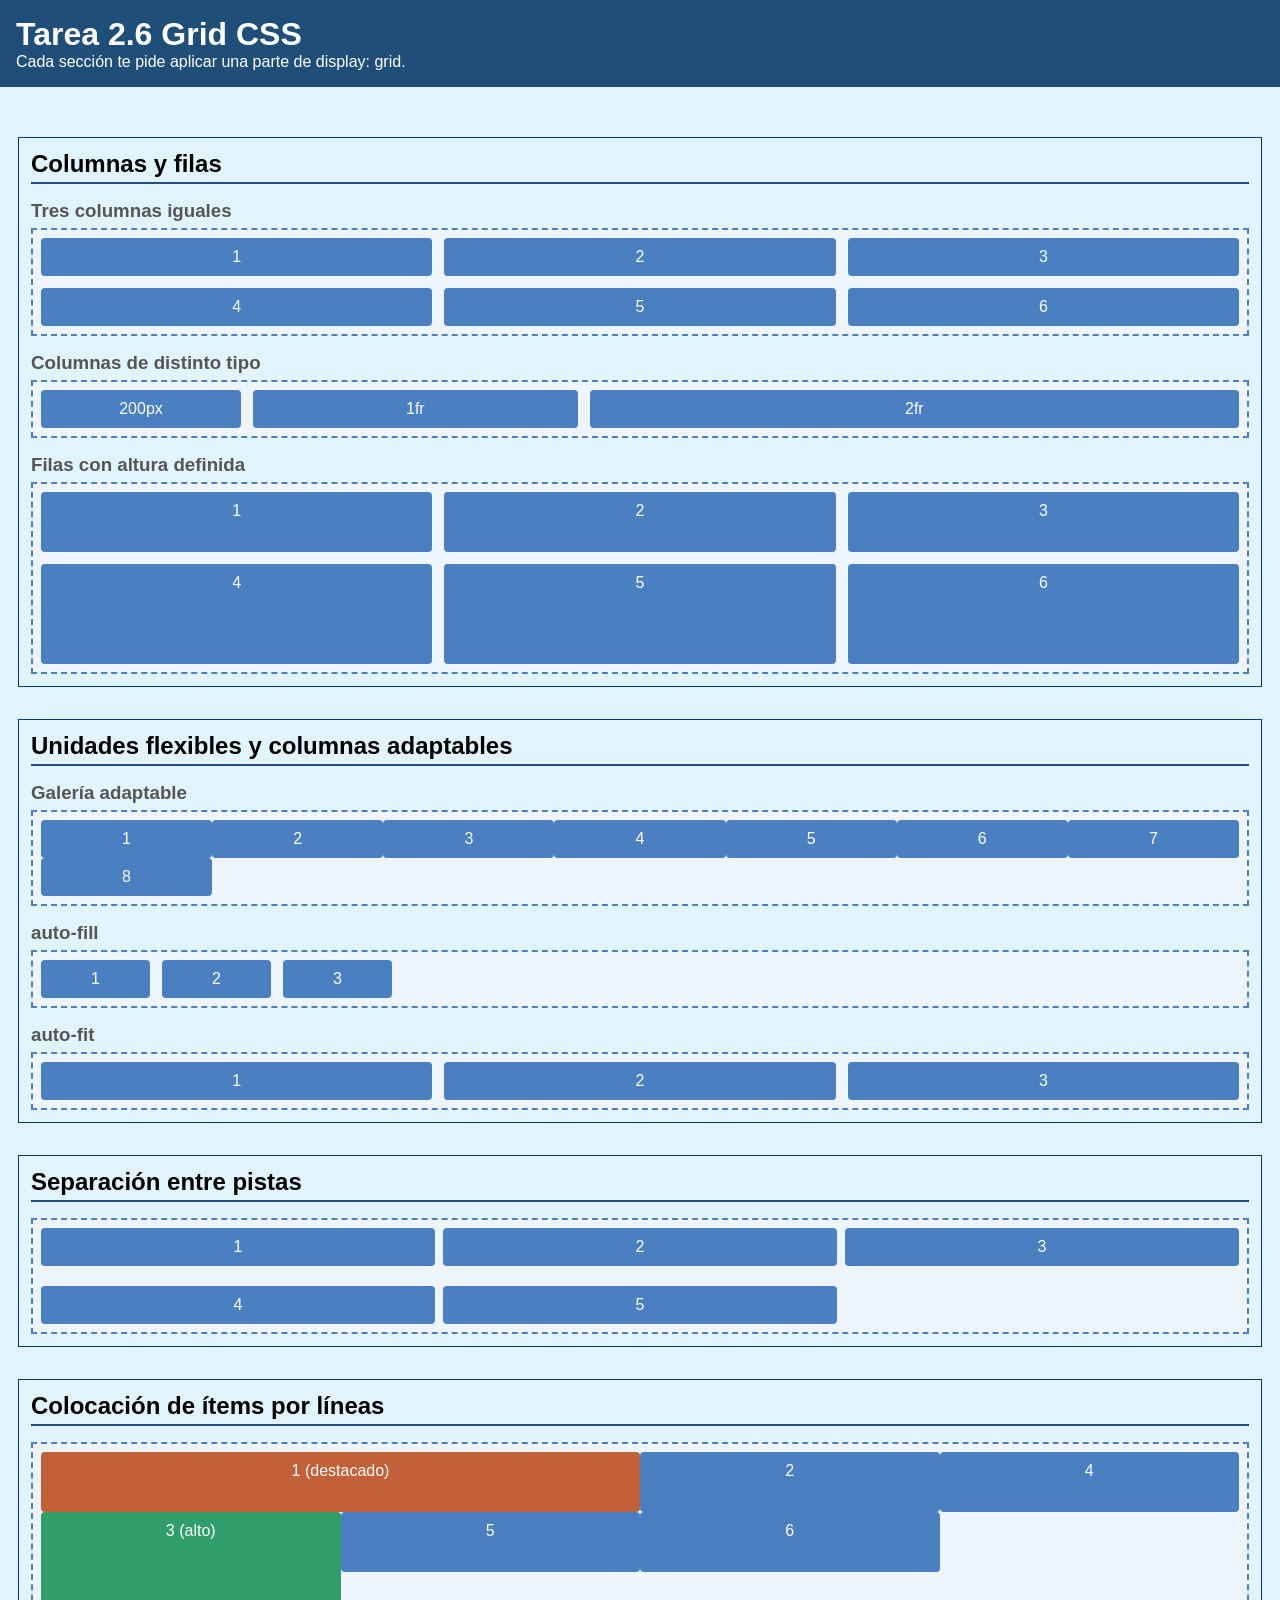
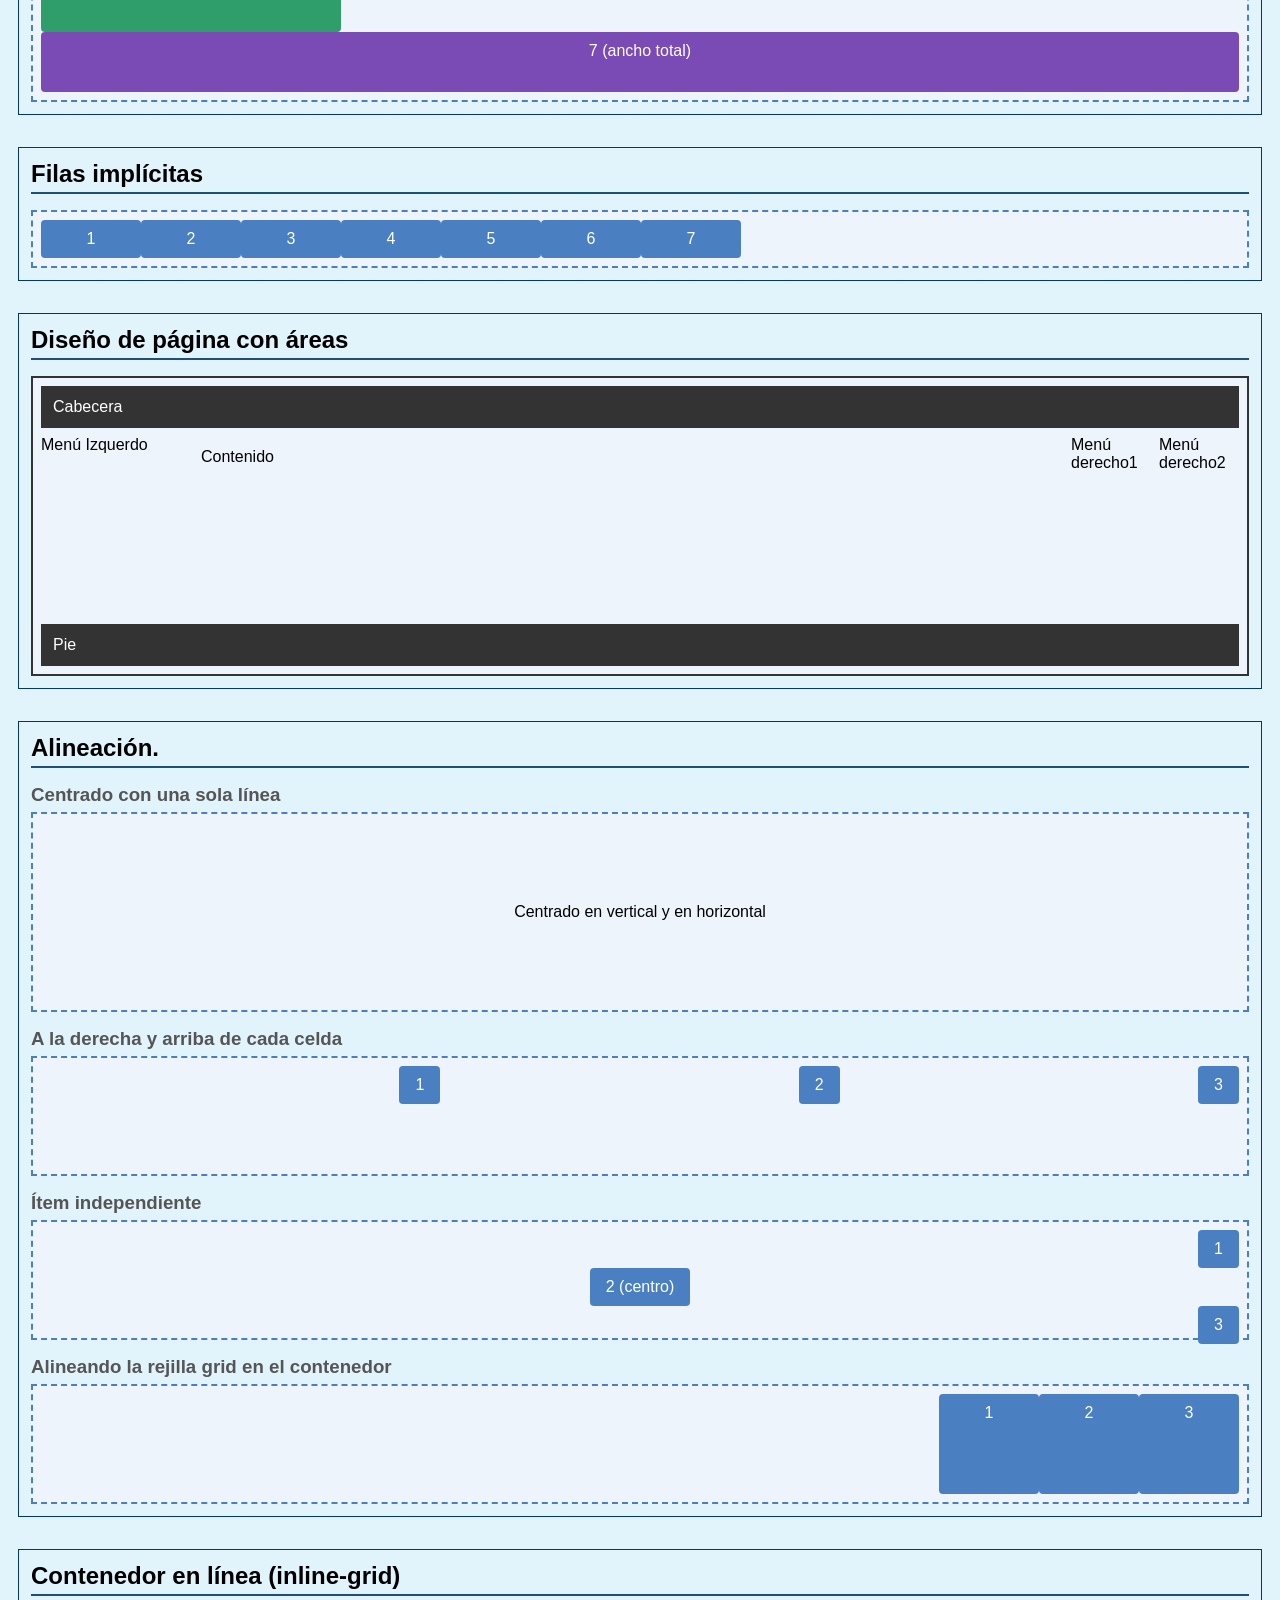
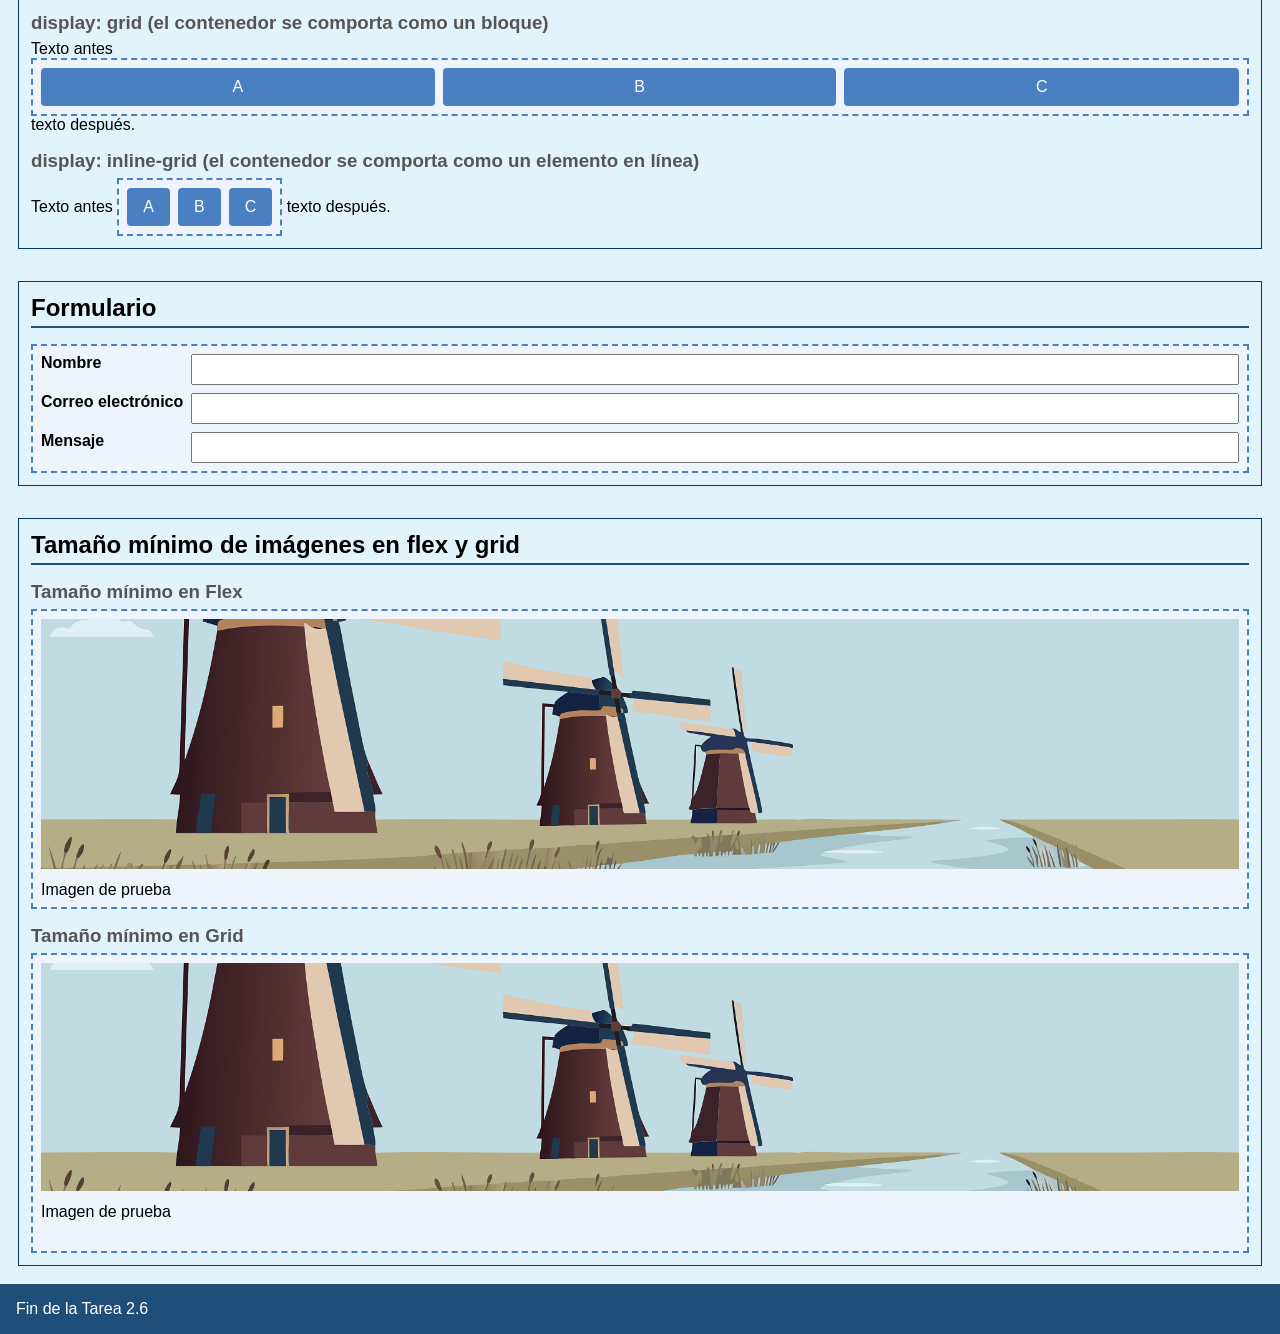
<file: Unidad 2/Tarea6/grid.html>
<!DOCTYPE html>
<html lang="es">

<head>
  <meta charset="UTF-8">
  <meta name="viewport" content="width=device-width, initial-scale=1">
  <title>Tarea 2.6 Grid CSS</title>
  <link rel="stylesheet" href="grid.css">
</head>

<body>

  <header>
    <h1>Tarea 2.6 Grid CSS</h1>
    <p>Cada sección te pide aplicar una parte de display: grid.</p>
  </header>

  <main>

    <!-- PASO 1: columnas y filas -->
    <section>
      <h2>Columnas y filas</h2>
      <h3>Tres columnas iguales</h3>
      <div class="contenedor g1">
        <div class="item it">1</div>
        <div class="item">2</div>
        <div class="item">3</div>
        <div class="item">4</div>
        <div class="item">5</div>
        <div class="item">6</div>
      </div>

      <h3>Columnas de distinto tipo</h3>
      <div class="contenedor g2">
        <div class="item">200px</div>
        <div class="item">1fr</div>
        <div class="item">2fr</div>
      </div>

      <h3>Filas con altura definida</h3>
      <div class="contenedor g3">
        <div class="item">1</div>
        <div class="item">2</div>
        <div class="item">3</div>
        <div class="item">4</div>
        <div class="item">5</div>
        <div class="item">6</div>
      </div>
    </section>

    <!-- PASO 2: unidades flexibles y responsive -->
    <section>
      <h2>Unidades flexibles y columnas adaptables</h2>
      <h3>Galería adaptable</h3>
      <div class="contenedor g4">
        <div class="item">1</div>
        <div class="item">2</div>
        <div class="item">3</div>
        <div class="item">4</div>
        <div class="item">5</div>
        <div class="item">6</div>
        <div class="item">7</div>
        <div class="item">8</div>
      </div>

      <h3>auto-fill</h3>
      <div class="contenedor g5a">
        <div class="item">1</div>
        <div class="item">2</div>
        <div class="item">3</div>
      </div>

      <h3>auto-fit</h3>
      <div class="contenedor g5b">
        <div class="item">1</div>
        <div class="item">2</div>
        <div class="item">3</div>
      </div>
    </section>

    <!-- PASO 3: gap -->
    <section>
      <h2>Separación entre pistas</h2>
      <div class="contenedor g6">
        <div class="item">1</div>
        <div class="item">2</div>
        <div class="item">3</div>
        <div class="item">4</div>
        <div class="item">5</div>
      </div>
    </section>

    <!-- PASO 4: colocación por líneas -->
    <section>
      <h2>Colocación de ítems por líneas</h2>
      <div class="contenedor g7">
        <div class="item destacado">1 (destacado)</div>
        <div class="item">2</div>
        <div class="item alto">3 (alto)</div>
        <div class="item">4</div>
        <div class="item">5</div>
        <div class="item">6</div>
        <div class="item ancho-total">7 (ancho total)</div>
      </div>
    </section>

    <!-- PASO 5: filas implícitas -->
    <section>
      <h2>Filas implícitas</h2>
      <div class="contenedor g8">
        <div class="item">1</div>
        <div class="item">2</div>
        <div class="item">3</div>
        <div class="item">4</div>
        <div class="item">5</div>
        <div class="item">6</div>
        <div class="item">7</div>
      </div>
    </section>

    <!-- PASO 6: áreas con nombre -->
    <section>
      <h2>Diseño de página con áreas</h2>
      <div class="miPagina">
        <div class="cab">Cabecera</div>
        <div class="mIzq">Menú Izquerdo</div>
        <div class="cont">Contenido</div>
        <div class="mDer1">Menú derecho1</div>
        <div class="mDer2">Menú derecho2</div>

        <div class="pie">Pie</div>
      </div>
    </section>

    <!-- PASO 7: alineación  -->
    <section>
      <h2>Alineación.</h2>

      <h3>Centrado con una sola línea</h3>
      <div class="contenedor centro">
        <p>Centrado en vertical y en horizontal</p>
      </div>

      <h3>A la derecha y arriba de cada celda</h3>
      <div class="contenedor alto-fijo al1">
        <div class="item">1</div>
        <div class="item">2</div>
        <div class="item">3</div>
      </div>

      <h3>Ítem independiente</h3>
      <div class="contenedor alto-fijo al2">
        <div class="item">1</div>
        <div class="item centrado">2 (centro)</div>
        <div class="item">3</div>
      </div>

      <h3>Alineando la rejilla grid en el contenedor</h3>
      <div class="contenedor alto-fijo al3">
        <div class="item">1</div>
        <div class="item">2</div>
        <div class="item">3</div>
      </div>
    </section>

    <!-- PASO 8: inline-grid -->
    <section>
      <h2>Contenedor en línea (inline-grid)</h2>

      <h3>display: grid (el contenedor se comporta como un bloque)</h3>
      <p>
        Texto antes
        <span class="contenedor ig1"><span class="item">A</span><span class="item">B</span><span
            class="item">C</span></span>
        texto después.
      </p>

      <h3>display: inline-grid (el contenedor se comporta como un elemento en línea)</h3>
      <p>
        Texto antes
        <span class="contenedor ig2"><span class="item">A</span><span class="item">B</span><span
            class="item">C</span></span>
        texto después.
      </p>
    </section>

    <!-- PASO 9: Formulario -->

    <section>
      <h2>Formulario</h2>
      <form class="contenedor formulario">
        <label for="nombre">Nombre</label>
        <input type="text" id="nombre">
        <label for="correo">Correo electrónico</label>
        <input type="email" id="correo">
        <label for="mensaje">Mensaje</label>
        <input type="text" id="mensaje">
      </form>
    </section>

    <!-- PASO 10: Imágenes grandes en flex y grid -->

    <section>
      <h2>Tamaño mínimo de imágenes en flex y grid</h2>
      <h3>Tamaño mínimo en Flex</h3>
      <div class="contenedor im1">
        <img src="imagen.png" alt="imagen de prueba">
        <div class="texto">Imagen de prueba</div>
      </div>
     
      <h3>Tamaño mínimo en Grid</h3>
      <div class="contenedor im2">
        <img src="imagen.png" alt="imagen de prueba">
        <div class="texto">Imagen de prueba</div>
      </div>
    </section>
  </main>

  <footer id="pie">
    <p>Fin de la Tarea 2.6</p>
  </footer>

</body>

</html>
</file>
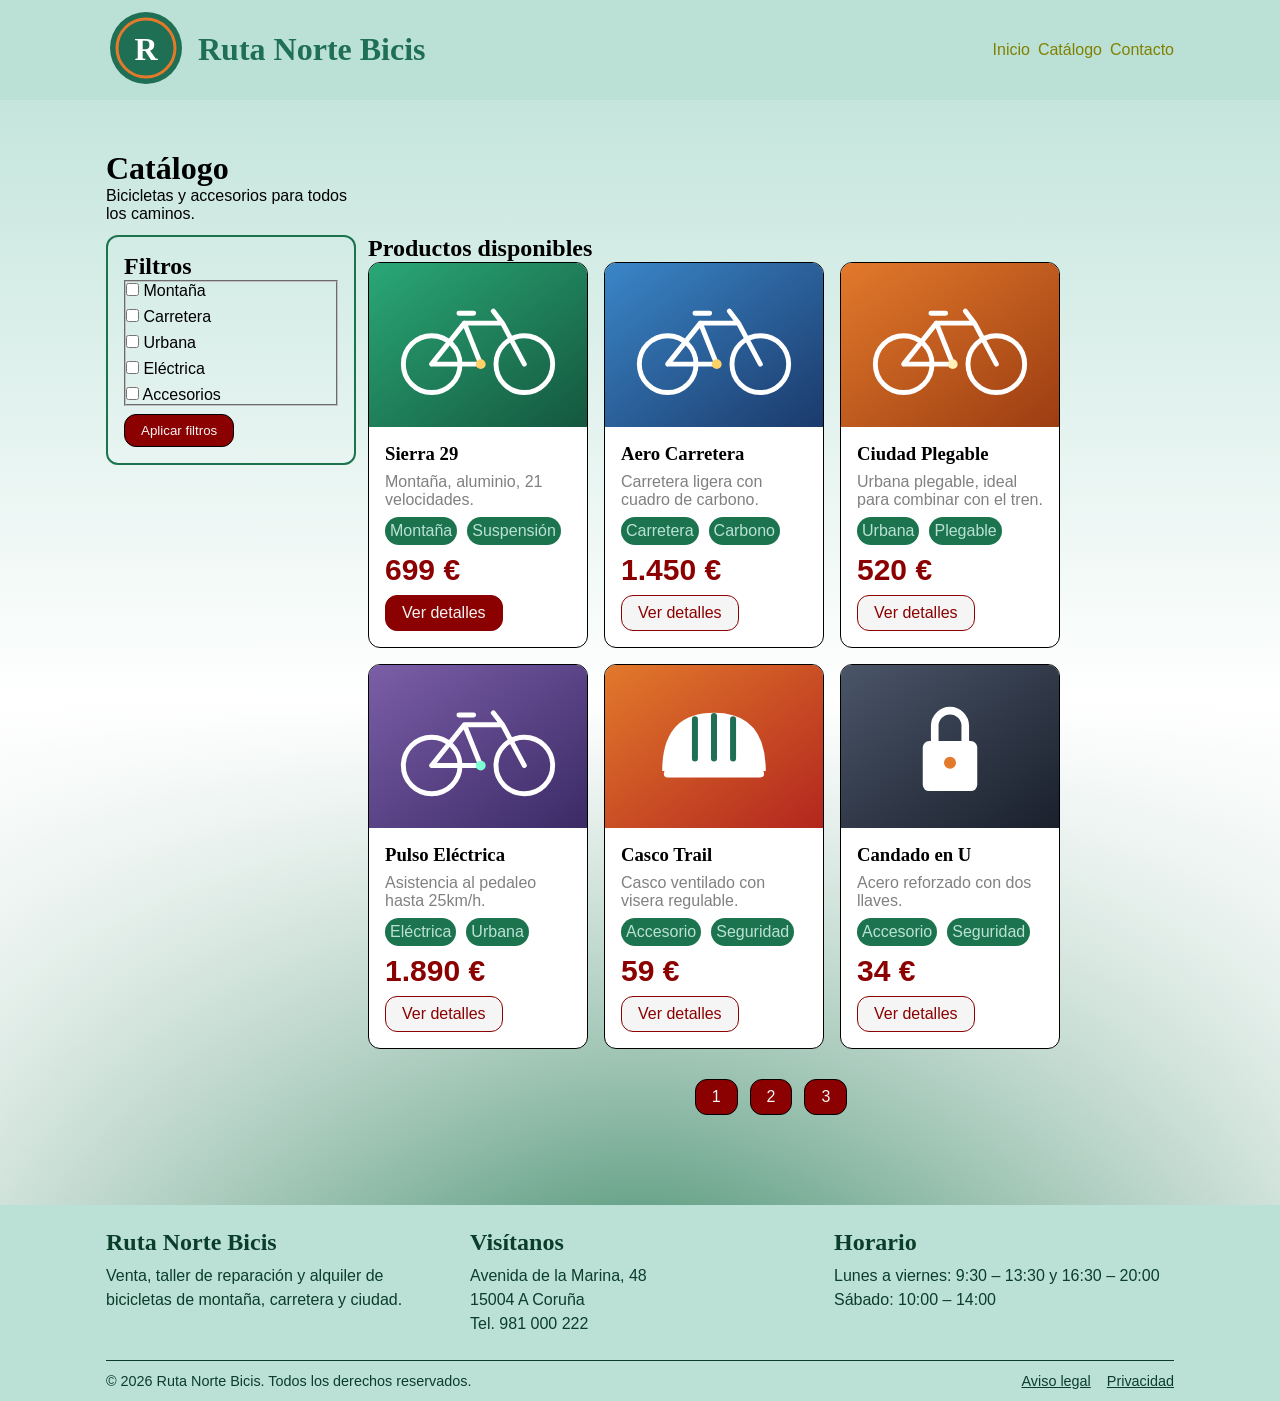
<file: Unidad 2/Tarea10/paginas/catalogo.html>
<!DOCTYPE html>
<html lang="es">

<head>
  <meta charset="UTF-8">
  <meta name="viewport" content="width=device-width, initial-scale=1">
  <title>Catálogo. RNB</title>
  <link rel="stylesheet" href="../css/estilos.css">
</head>

<body>
  <header class="cabecera">
    <div class="contenedor cabecera-contenido">
      <a class="cabecera-logo" href="../index.html">
        <img src="../img/logo-horizontal.svg" alt="Ruta Norte Bicis, ir al inicio">
      </a>
      <div class="separacion"></div>
      <nav class="menu">
        <ul class="menu-lista">
          <li><a class="menu-enlace" href="../index.html">Inicio</a></li>
          <li><a class="menu-enlace" href="catalogo.html">Catálogo</a></li>
          <li><a class="menu-enlace" href="contacto.html">Contacto</a></li>
        </ul>
      </nav>
    </div>
  </header>


  <main>
    <div class=" contenedor pagina-listado">
      <div class="listado-titulo">
        <h1>Catálogo</h1>
        <p>Bicicletas y accesorios para todos los caminos.</p>
      </div>

      <section class="listado">
        <h2 id="listado-titulo" class="bloque-titulo">Productos disponibles</h2>
        <div class="productos">
          <article class="tarjeta">
            <img class="tarjeta-imagen" src="../img/sierra.svg" alt="Bicicleta de montaña Sierra 29">
            <div class="tarjeta-cuerpo">
              <h3 class="tarjeta-titulo">Sierra 29</h3>
              <p class="tarjeta-texto">Montaña, aluminio, 21 velocidades.</p>
              <ul class="etiquetas">
                <li class="etiqueta">Montaña</li>
                <li class="etiqueta">Suspensión</li>
              </ul>
              <p class="tarjeta-precio">699 €</p>
              <a class="boton boton-claro" href="">Ver detalles</a>
            </div>
          </article>
          <article class="tarjeta">
            <img class="tarjeta-imagen" src="../img/aero.svg" alt="Bicicleta de carretera Aero">
            <div class="tarjeta-cuerpo">
              <h3 class="tarjeta-titulo">Aero Carretera</h3>
              <p class="tarjeta-texto">Carretera ligera con cuadro de carbono.</p>
              <ul class="etiquetas">
                <li class="etiqueta">Carretera</li>
                <li class="etiqueta">Carbono</li>
              </ul>
              <p class="tarjeta-precio">1.450 €</p>
              <a class="boton boton-claro" href="#">Ver detalles</a>
            </div>
          </article>
          <article class="tarjeta">
            <img class="tarjeta-imagen" src="../img/ciudad.svg" alt="Bicicleta urbana plegable">
            <div class="tarjeta-cuerpo">
              <h3 class="tarjeta-titulo">Ciudad Plegable</h3>
              <p class="tarjeta-texto">Urbana plegable, ideal para combinar con el tren.</p>
              <ul class="etiquetas">
                <li class="etiqueta">Urbana</li>
                <li class="etiqueta">Plegable</li>
              </ul>
              <p class="tarjeta-precio">520 €</p>
              <a class="boton boton-claro" href="#">Ver detalles</a>
            </div>
          </article>
          <article class="tarjeta">
            <img class="tarjeta-imagen" src="../img/pulso.svg" alt="Bicicleta eléctrica Pulso">
            <div class="tarjeta-cuerpo">
              <h3 class="tarjeta-titulo">Pulso Eléctrica</h3>
              <p class="tarjeta-texto">Asistencia al pedaleo hasta 25km/h.</p>
              <ul class="etiquetas">
                <li class="etiqueta">Eléctrica</li>
                <li class="etiqueta">Urbana</li>
              </ul>
              <p class="tarjeta-precio">1.890 €</p>
              <a class="boton boton-claro" href="#">Ver detalles</a>
            </div>
          </article>
          <article class="tarjeta">
            <img class="tarjeta-imagen" src="../img/trail.svg" alt="Casco Trail">
            <div class="tarjeta-cuerpo">
              <h3 class="tarjeta-titulo">Casco Trail</h3>
              <p class="tarjeta-texto">Casco ventilado con visera regulable.</p>
              <ul class="etiquetas">
                <li class="etiqueta">Accesorio</li>
                <li class="etiqueta">Seguridad</li>
              </ul>
              <p class="tarjeta-precio">59 €</p>
              <a class="boton boton-claro" href="#">Ver detalles</a>
            </div>
          </article>
          <article class="tarjeta">
            <img class="tarjeta-imagen" src="../img/candado.svg" alt="Candado en U">
            <div class="tarjeta-cuerpo">
              <h3 class="tarjeta-titulo">Candado en U</h3>
              <p class="tarjeta-texto">Acero reforzado con dos llaves.</p>
              <ul class="etiquetas">
                <li class="etiqueta">Accesorio</li>
                <li class="etiqueta">Seguridad</li>
              </ul>
              <p class="tarjeta-precio">34 €</p>
              <a class="boton boton-claro" href="#">Ver detalles</a>
            </div>
          </article>
        </div>
      </section>

      <nav class="paginacion">
        <ul class="paginacion-lista">
          <li><a class="boton" href="">1</a></li>
          <li><a class="boton" href="">2</a></li>
          <li><a class="boton" href="">3</a></li>
        </ul>
      </nav>

      <aside class="filtros panel">
        <h2 id="filtros-titulo" class="panel-titulo">Filtros</h2>
        <form class="filtros-form" action="#">
          <fieldset class="filtros-grupo">
            <label class="filtro"><input type="checkbox" name="tipo" value="montana"> Montaña</label>
            <label class="filtro"><input type="checkbox" name="tipo" value="carretera"> Carretera</label>
            <label class="filtro"><input type="checkbox" name="tipo" value="urbana"> Urbana</label>
            <label class="filtro"><input type="checkbox" name="tipo" value="electrica"> Eléctrica</label>
            <label class="filtro"><input type="checkbox" name="tipo" value="accesorios"> Accesorios</label>
          </fieldset>
          <button class="boton" type="submit">Aplicar filtros</button>
        </form>
      </aside>
    </div>
  </main>

  <footer class="pie">
    <div class="contenedor">
      <div class="pie-columnas">
        <div class="pie-bloque">
          <h2 class="pie-titulo">Ruta Norte Bicis</h2>
          <p class="pie-texto">Venta, taller de reparación y alquiler de bicicletas de montaña, carretera y ciudad.</p>
        </div>
        <div class="pie-bloque">
          <h2 class="pie-titulo">Visítanos</h2>
          <address class="pie-texto">Avenida de la Marina, 48<br>15004 A Coruña<br>Tel. 981 000 222</address>
        </div>
        <div class="pie-bloque horario">
          <h2 class="pie-titulo">Horario</h2>
          <p class="pie-texto">Lunes a viernes: 9:30 – 13:30 y 16:30 – 20:00<br>Sábado: 10:00 – 14:00</p>
        </div>
      </div>
      <div class="pie-barra">
        <p>© 2026 Ruta Norte Bicis. Todos los derechos reservados.</p>
        <ul class="pie-enlaces">
          <li><a href="">Aviso legal</a></li>
          <li><a href="">Privacidad</a></li>
        </ul>
      </div>
    </div>
  </footer>
</body>

</html>
</file>
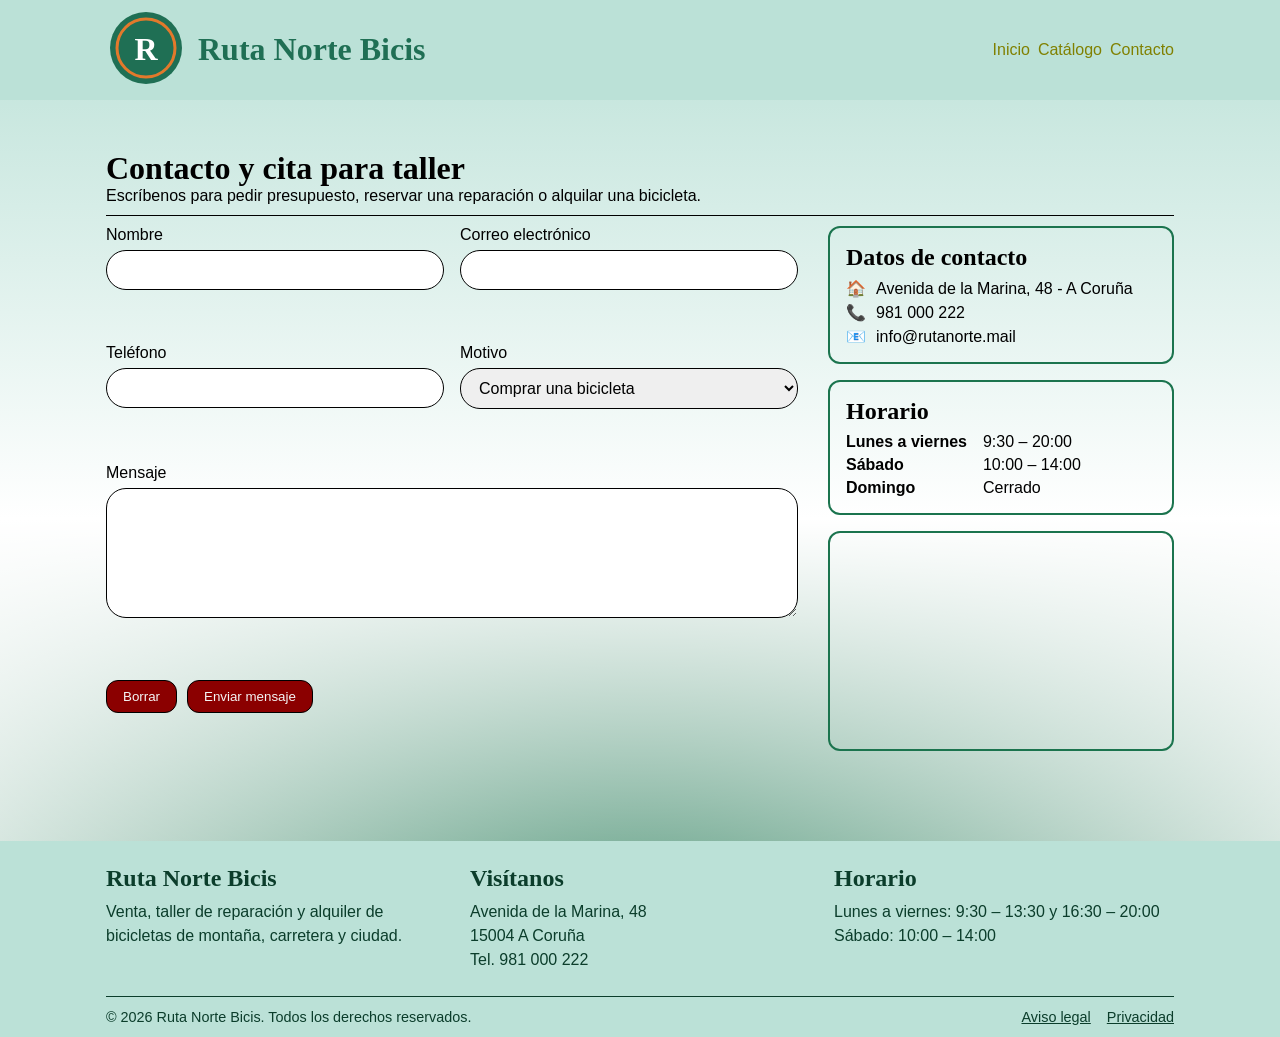
<file: Unidad 2/Tarea10/paginas/contacto.html>
<!DOCTYPE html>
<html lang="es">

<head>
  <meta charset="UTF-8">
  <meta name="viewport" content="width=device-width, initial-scale=1">
  <title>Contacto. RNB</title>
  <link rel="stylesheet" href="../css/estilos.css">
</head>

<body>
  <header class="cabecera">
    <div class="contenedor cabecera-contenido">
      <a class="cabecera-logo" href="../index.html">
        <img src="../img/logo-horizontal.svg" alt="Ruta Norte Bicis, ir al inicio">
      </a>
      <div class="separacion"></div>
      <nav class="menu">
        <ul class="menu-lista">
          <li><a class="menu-enlace" href="../index.html">Inicio</a></li>
          <li><a class="menu-enlace" href="catalogo.html">Catálogo</a></li>
          <li><a class="menu-enlace" href="contacto.html">Contacto</a></li>
        </ul>
      </nav>
    </div>
  </header>

  <main>
    <div class="contenedor contenedor-contacto">
      <div class="titulo-pagina">
        <h1>Contacto y cita para taller</h1>
        <p>Escríbenos para pedir presupuesto, reservar una reparación o alquilar una bicicleta.</p>
      </div>

      <div class="contacto">
        <form class="formulario" action="" method="post">
          <div class="campo">
            <label for="nombre">Nombre</label>
            <input type="text" id="nombre" name="nombre" required>
          </div>
          <div class="campo">
            <label for="correo">Correo electrónico</label>
            <input type="email" id="correo" name="correo" required>
          </div>
          <div class="campo">
            <label for="telefono">Teléfono</label>
            <input type="tel" id="telefono" name="telefono">
          </div>
          <div class="campo">
            <label for="motivo">Motivo</label>
            <select id="motivo" name="motivo">
              <option>Comprar una bicicleta</option>
              <option>Reparación en el taller</option>
              <option>Alquiler</option>
            </select>
          </div>
          <div class="campo campo-completo">
            <label for="mensaje">Mensaje</label>
            <textarea id="mensaje" name="mensaje" rows="6"></textarea>
          </div>
          <div class="formulario-acciones">
            <button class="boton" type="reset">Borrar</button>
            <button class="boton" type="submit">Enviar mensaje</button>
          </div>
        </form>

        <aside class="lateral">
          <section class="panel">
            <h2 class="panel-titulo">Datos de contacto</h2>
            <ul class="datos">
              <span>🏠</span> <li class="dato">Avenida de la Marina, 48 - A Coruña</li>
              <span>📞</span> <li class="dato">981 000 222</li>
              <span>📧</span> <li class="dato">info@rutanorte.mail</li>
            </ul>
          </section>
          <section class="panel">
            <h2 class="panel-titulo">Horario</h2>
            <dl class="horario-contacto">
              <dt>Lunes a viernes</dt>
              <dd>9:30 – 20:00</dd>
              <dt>Sábado</dt>
              <dd>10:00 – 14:00</dd>
              <dt>Domingo</dt>
              <dd>Cerrado</dd>
            </dl>
          </section>
            <iframe  class="mapa" src="https://www.google.com/maps/embed?pb=!1m18!1m12!1m3!1d2900.3104384638773!2d-8.40032762435849!3d43.37053257066794!2m3!1f0!2f0!3f0!3m2!1i1024!2i768!4f13.1!3m3!1m2!1s0xd2e7c7f6d65f24b%3A0x5fae3cf8c1dbd012!2sLA%20MARINA!5e0!3m2!1ses!2ses!4v1793186921720!5m2!1ses!2ses"  
            allowfullscreen=""
            loading="lazy"  
            referrerpolicy="strict-origin-when-cross-origin">
          </iframe>
        </aside>
      </div>
    </div>
  </main>
  <footer class="pie">
    <div class="contenedor">
      <div class="pie-columnas">
        <div class="pie-bloque">
          <h2 class="pie-titulo">Ruta Norte Bicis</h2>
          <p class="pie-texto">Venta, taller de reparación y alquiler de bicicletas de montaña, carretera y ciudad.</p>
        </div>
        <div class="pie-bloque">
          <h2 class="pie-titulo">Visítanos</h2>
          <address class="pie-texto">Avenida de la Marina, 48<br>15004 A Coruña<br>Tel. 981 000 222</address>
        </div>
        <div class="pie-bloque horario">
          <h2 class="pie-titulo">Horario</h2>
          <p class="pie-texto">Lunes a viernes: 9:30 – 13:30 y 16:30 – 20:00<br>Sábado: 10:00 – 14:00</p>
        </div>
      </div>
      <div class="pie-barra">
        <p>© 2026 Ruta Norte Bicis. Todos los derechos reservados.</p>
        <ul class="pie-enlaces">
          <li><a href="">Aviso legal</a></li>
          <li><a href="">Privacidad</a></li>
        </ul>
      </div>
    </div>
  </footer>
</body>

</html>
</file>
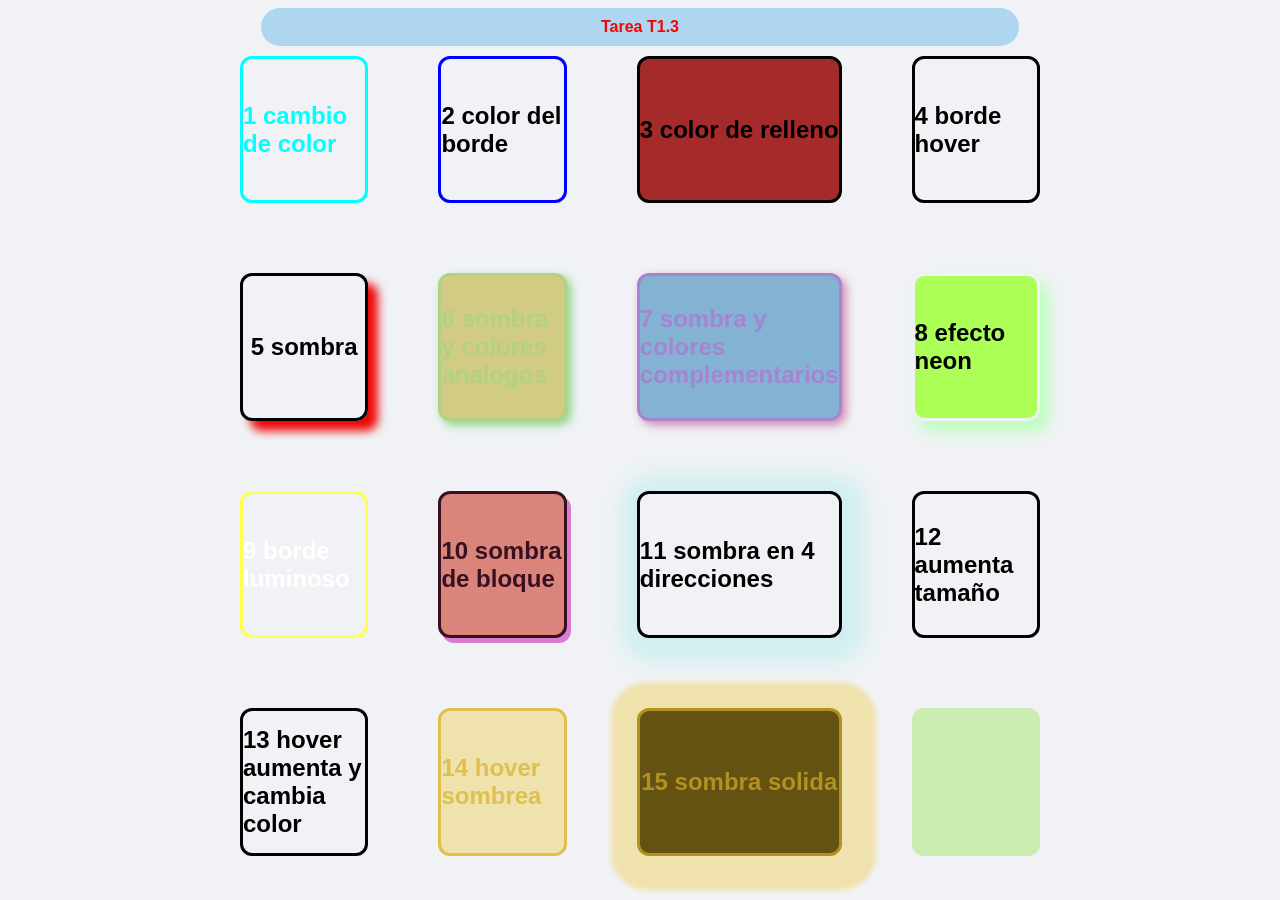
<file: Unidad1/Tarea1_3/tarea_1_3_FrancoRaguza/tarea1_3.html>
<!DOCTYPE html>
<html lang="en">
<head>
    <meta charset="UTF-8">
    <meta name="viewport" content="width=device-width, initial-scale=1.0">
    <title>Prueba 1</title>
    <link rel="stylesheet" href="estilo1.css">
</head>
<body>
    <div class="encabezado">Tarea T1.3</div>
    
    <div class="principal">
        
        <div class="bloque" id="a">1 cambio de color</div>
        <div class="bloque" id="b">2 color del borde</div>
        <div class="bloque" id="c">3 color de relleno</div>
        <div class="bloque" id="d">4 borde hover</div>

      
        <div class="bloque" id="e">5 sombra</div>
        <div class="bloque" id="f">6 sombra y colores analogos </div>
        <div class="bloque" id="g">7 sombra y colores complementarios</div>
        <div class="bloque" id="h">8 efecto neon</div>

       
        <div class="bloque" id="i">9 borde luminoso</div>
        <div class="bloque" id="j">10 sombra de bloque</div>
        <div class="bloque" id="k">11 sombra en 4 direcciones</div>
        <div class="bloque" id="l">12 aumenta tamaño</div>


        <div class="bloque" id="m">13 hover aumenta y cambia color</div>
        <div class="bloque" id="o">14 hover sombrea</div>
        <div class="bloque" id="p">15 sombra solida</div>
        <div class="bloque" id="q">16 hover revela contenido</div>
    </div>
    
</body>
</html>
</file>
<file: Unidad 2/Tarea10/css/estilos.css>
* {
    box-sizing: border-box;
    margin: 0;
    padding: 0;
}
h1, h2, h3{
    font-family: "Arial Black", serif;
}
p, label, li{
    font-family: "Arial", serif;
}
.contenedor{
    width: 100%;
    max-width: 1100px;
    margin-inline: auto;
    padding-inline: 16px;
}
body{
    display: grid;
    grid-template-columns: minmax(0, 1fr);
    background:
            linear-gradient(to bottom, #BBE1D7, white, transparent),
            radial-gradient(ellipse at bottom, #1B744E, transparent);

}
.separacion{
    flex: 1;
}

.cabecera{
    position: sticky;
    top: 0;
    z-index: 2;
}

.cabeceraContenido, .cabecera-contenido{
    display: flex;
    flex-wrap: wrap;
    align-items: center;
    gap: 8px 16px;
    padding: 8px 16px;

}
.cabeceraLogo img{
    display: block;
    height: 48px;
    width: auto;
    max-width: 100%;
}

.submenu{
    visibility: hidden;
    position: absolute;
    list-style: none;
    padding: 10px;
    background-color: white;
}

.cat-menu:hover .submenu {

    visibility: visible;
}

.boton-hero{
    background-color: #A3C69F;
}

.menu-lista{
    display: flex;
    flex-direction: row;
    list-style: none;
    gap: 8px;
}
.menu-lista a{
    color: olive;
    text-decoration: none;

}
.menu-lista a:visited{
    color: saddlebrown;
}

main{
    display: flex;
    flex-direction: column;
    margin: 50px;

}
.hero-contenido{
    display: flex;
    flex-direction: column;
    justify-content: center;
    align-items: center;
    gap: 16px;
}
.hero-titulo{
    color: white;

}

.bloque{
    display: flex;
    flex-direction: column;;
}
.galeria{
    display: grid;
    grid-template-columns: repeat(auto-fit, minmax(220px, 1fr));
    gap: 16px;
}
.tarjeta{
    display: flex;
    flex-direction: column;
    background-color: white;
    border-radius: 12px;
    overflow: hidden;
    border: 1px solid black;

}
.tarjeta-imagen{
    display: block;
    width: 100%;
    aspect-ratio: 4 / 3;
    object-fit: cover;
}
.tarjeta-cuerpo{
    display: flex;
    flex-direction: column;
    flex: 1;
    gap: 8px;
    padding: 16px;
}
.tarjeta-texto{
    flex: 1;
}

.boton{
    display: inline-block;
    padding: 8px 16px;
    border: 1px solid black;
    border-radius: 12px;
    text-decoration: none;
    font-family: "Arial", sans-serif;
    cursor: pointer;
}
.boton-claro{
    background-color: white;
    color: #0B3D2B;
    align-self: flex-start;
}

.destacados{
    display: grid;
    grid-template-columns: repeat(4,minmax(0,1fr));
    grid-auto-rows: minmax(120px, 1fr);
    gap: 10px;

}
.destacado-grande{
    grid-column: 1/3;
    grid-row: 1/3;

}
.destacado {
    display: flex;
    flex-direction: column;
    background-color: white;
    border-radius: 12px;
    overflow: hidden;
    border: 1px solid black;

}
.destacado img{
    display: block;
    flex: 1;
    min-height: 0;
    width: 100%;
    object-fit: cover;
}
.destacado-pie{
    padding: 8px;
    font-size: 0.9rem;
}
.destacado-grande .destacado-pie{
    font-size: 1.1rem;
}



.cifras{
    display: flex;
    flex-direction: row;
    flex-wrap: wrap;
    gap: 16px;
    background-color: #90D59F;
    padding: 10px;
    border: 1px solid black;
    border-radius: 12px;
    justify-content: center;
    align-content: center;
}
.cifra{
    display: flex;
    flex-direction: column;
    flex: 1 1 150px;
    align-items: center;
    text-align: center;
    padding: 8px;
}
.cifra-numero{
    font-family: "Arial Black", serif;
    font-size: 2.2rem;
    line-height: 1.1;
    color: white;
}
.suscripcion{
    display: flex;
    flex-direction: row;
    flex-wrap: wrap;
    gap: 16px;
    background-color: #90D59F;
    padding: 10px;
    border: 1px solid black;
    border-radius: 12px;
    justify-content: space-around;
    align-content: center;
    margin-top: 20px;

}
.suscripcion-texto{
    flex: 1 1 250px;
    align-self: center;
}
.suscripcion-formulario{
    display: flex;
    flex-direction: row;
    flex-wrap: wrap;
    align-items: center;
    flex: 1 1 280px;
    gap: 10px;
}
.suscripcion-formulario input{
    flex: 1 1 200px;
    min-width: 0;
    padding: 8px 12px;
    border: 1px solid black;
    border-radius: 12px;
    font-family: "Arial", sans-serif;
}

.pie{
    background-color: #BBE1D7;
    margin-top: 40px;
    padding: 24px 0 12px;
}
.pie-titulo{
    color: #0B3D2B;
    margin-bottom: 8px;
}
.pie-texto{
    color: #0B3D2B;
    font-style: normal;
    font-family: "Arial", sans-serif;
    line-height: 1.5;
}
.pie-columnas{
    display: grid;
    grid-template-columns: repeat(auto-fit, minmax(220px, 1fr));
    gap: 24px;
}
.pie-bloque{
    display: flex;
    flex-direction: column;

}
.pie-barra{
    display: flex;
    flex-direction: row;
    flex-wrap: wrap;
    align-items: center;
    justify-content: space-between;
    gap: 8px 24px;
    margin-top: 24px;
    padding-top: 12px;
    border-top: 1px solid #0B3D2B;
    color: #0B3D2B;
    font-size: 0.9rem;
}
.pie-enlaces{
    display: flex;
    flex-direction: row;
    flex-wrap: wrap;
    gap: 16px;
    list-style: none;
}
.pie-enlaces a{
    color: #0B3D2B;
}

/*Estilos catalogo*/

.cabecera{
    background-color: #BBE1D7;

}
.pagina-listado{
    display: grid;
    grid-template-columns: 250px 1fr;
    grid-template-rows:auto auto;
    grid-template-areas: 
    "titulo titulo"
    "filtro listado"
    ". paginacion";
    align-items: start;
    gap: 12px;

}
.bloque-titulo{
    grid-area: titulo;
}
.listado{
    grid-area: listado;
    
}
.paginacion{
    grid-area: paginacion;
    display: flex;
    justify-content: center;
    margin-top: 10px;
    
}
.panel{
    grid-area: filtro;
    border: 2px solid #1B744E;
    align-self: start;
    padding: 16px;
    border-radius: 12px;
}
.productos{
    display: grid;
    grid-template-columns: repeat(3, 220px);
    gap:16px;
}
.paginacion-lista{
    display: flex;
    flex-direction: row;
    list-style: none;
    gap: 0 12px;
}
.filtros-form{
    display: flex;
    flex-direction: column;
}
.filtros-grupo{
    display: flex;
    flex-direction: column;
    gap: 8px;

}
.paginacion-lista .boton, .filtros-form .boton, .formulario-acciones .boton{
    background-color: darkred;
    color: whitesmoke;
    align-self: flex-start;
    margin-top: 8px;
}
.boton-claro{
    background-color: whitesmoke;
    color: darkred;
    border-color: darkred;

}
.boton-claro:visited{
    background-color: darkred;
    color: whitesmoke;
}

.etiquetas{
    display: flex;
    flex-direction: row;
    gap: 0 10px;
    list-style: none;

}
.etiqueta{
    background-color: #1B744E;
    color: #BBE1D7;
    padding: 5px;
    border-radius: 20px;
}
.tarjeta-precio{
    font-weight: bolder;
    font-size: 30px;
    color: darkred;
}

.tarjeta-texto{
    color: gray;
}

/*Estilos contacto*/

.contenedor-contacto{
    display: flex;
    flex-direction: column;
}

.titulo-pagina{
    border-bottom: 1px solid black;
}

.titulo-pagina p{
    margin-bottom: 10px;
}

.contacto{
    margin-top: 10px;
    display: grid;
    grid-template-columns: 2fr 1fr;
    gap: 30px;


}
.formulario{
    display: grid;
    grid-template-columns: 1fr 1fr;
    gap: 16px 16px;

}

.campo-completo{
    grid-column: 1/-1;


}

.campo {
    display: flex;
    flex-direction: column;
    gap: 6px;
}

.formulario input,
.formulario select,
.formulario textarea{
    padding: 10px 14px;
    border: 1px solid black;
    font-family: "Arial", sans-serif;
    font-size: 1rem;
    border-radius: 20px;
    width: 100%;
}


.formulario-acciones{
    display: flex;
    flex-direction: row;
    gap: 10px;
}
.contacto .lateral{
    display: flex;
    flex-direction: column;
    gap: 16px;
}

.lateral .panel{
    align-self: stretch;
}

.datos{
    display: grid;
    list-style: none;
    grid-template-columns: auto 1fr;
    grid-template-rows: repeat(3, auto);
    gap: 5px 10px;
    align-items: center;
    margin-top: 8px;
}

.horario-contacto {
    display: grid;
    grid-template-columns: auto 1fr;
    grid-template-rows: repeat(3, auto);
    gap: 5px 16px;
    margin-top: 8px;
}
.horario-contacto dt{
    font-weight: bold;
    font-family: "Arial", sans-serif;
}
.horario-contacto dd{
    font-family: "Arial", sans-serif;
}
.mapa{
    width: 100%;
    height: 220px;
    border: 2px solid #1B744E;
    border-radius: 12px;
}

.volver{
    background-color: #1B744E;
    padding: 15px 30px;
    border-radius: 50%;
    font-size: 2rem;
    color: #BBE1D7;

    position: fixed;
    bottom: 30px;
    right: 30px;
}
</file>
<file: Unidad 2/Tarea7/css/estilos.css>
* {
    box-sizing: border-box;
    margin: 0;
    padding: 0;
}
h1, h2, h3{
    font-family: "Arial Black", serif;
}
p{
    font-family: "Arial", serif;
}
.contenedor{
    width: 100%;
    max-width: 1100px;
    margin-inline: auto;
    padding-inline: 16px;
}
body{
    display: grid;
    grid-template-columns: minmax(0, 1fr);
    background:
            linear-gradient(to bottom, #BBE1D7, white, transparent),
            radial-gradient(ellipse at bottom, #1B744E, transparent);

}
.separacion{
    flex: 1;
}

.cabeceraContenido{
    display: flex;
    flex-wrap: wrap;
    align-items: center;
    gap: 8px 16px;
    padding: 8px 16px;

}
.cabeceraLogo img{
    display: block;
    height: 48px;
    width: auto;
    max-width: 100%;
}

.boton-hero{
    background-color: #A3C69F;
}

.menu-lista{
    display: flex;
    flex-direction: row;
    list-style: none;
    gap: 8px;
}
.menu-lista a{
    color: olive;
    text-decoration: none;

}
.menu-lista a:visited{
    color: saddlebrown;
}

main{
    display: flex;
    flex-direction: column;
    margin: 50px;

}
.hero-contenido{
    display: flex;
    flex-direction: column;
    justify-content: center;
    align-items: center;
    gap: 16px;
}
.hero-titulo{
    color: white;

}


.bloque{
    display: flex;
    flex-direction: column;;
}
.galeria{
    display: grid;
    grid-template-columns: repeat(auto-fit, minmax(220px, 1fr));
    gap: 16px;
}
.tarjeta{
    display: flex;
    flex-direction: column;
    background-color: white;
    border-radius: 12px;
    overflow: hidden;
    border: 1px solid black;

}
.tarjeta-imagen{
    display: block;
    width: 100%;
    aspect-ratio: 4 / 3;
    object-fit: cover;
}
.tarjeta-cuerpo{
    display: flex;
    flex-direction: column;
    flex: 1;
    gap: 8px;
    padding: 16px;
}
.tarjeta-texto{
    flex: 1;
}
.boton{
    display: inline-block;
    padding: 8px 16px;
    border: 1px solid black;
    border-radius: 12px;
    text-decoration: none;
    font-family: "Arial", sans-serif;
    cursor: pointer;
}
.boton-claro{
    background-color: white;
    color: #0B3D2B;
    align-self: flex-start;
}

.destacados{
    display: grid;
    grid-template-columns: repeat(4,minmax(0,1fr));
    grid-auto-rows: minmax(120px, 1fr);
    gap: 10px;

}
.destacado-grande{
    grid-column: 1/3;
    grid-row: 1/3;

}
.destacado {
    display: flex;
    flex-direction: column;
    background-color: white;
    border-radius: 12px;
    overflow: hidden;
    border: 1px solid black;

}
.destacado img{
    display: block;
    flex: 1;
    min-height: 0;
    width: 100%;
    object-fit: cover;
}
.destacado-pie{
    padding: 8px;
    font-size: 0.9rem;
}
.destacado-grande .destacado-pie{
    font-size: 1.1rem;
}



.cifras{
    display: flex;
    flex-direction: row;
    flex-wrap: wrap;
    gap: 16px;
    background-color: #90D59F;
    padding: 10px;
    border: 1px solid black;
    border-radius: 12px;
    justify-content: center;
    align-content: center;
}
.cifra{
    display: flex;
    flex-direction: column;
    flex: 1 1 150px;
    align-items: center;
    text-align: center;
    padding: 8px;
}
.cifra-numero{
    font-family: "Arial Black", serif;
    font-size: 2.2rem;
    line-height: 1.1;
    color: white;
}
.suscripcion{
    display: flex;
    flex-direction: row;
    flex-wrap: wrap;
    gap: 16px;
    background-color: #90D59F;
    padding: 10px;
    border: 1px solid black;
    border-radius: 12px;
    justify-content: space-around;
    align-content: center;
    margin-top: 20px;

}
.suscripcion-texto{
    flex: 1 1 250px;
    align-self: center;
}
.suscripcion-formulario{
    display: flex;
    flex-direction: row;
    flex-wrap: wrap;
    align-items: center;
    flex: 1 1 280px;
    gap: 10px;
}
.suscripcion-formulario input{
    flex: 1 1 200px;
    min-width: 0;
    padding: 8px 12px;
    border: 1px solid black;
    border-radius: 12px;
    font-family: "Arial", sans-serif;
}

.pie{
    background-color: #BBE1D7;
    margin-top: 40px;
    padding: 24px 0 12px;
}
.pie-titulo{
    color: #0B3D2B;
    margin-bottom: 8px;
}
.pie-texto{
    color: #0B3D2B;
    font-style: normal;
    font-family: "Arial", sans-serif;
    line-height: 1.5;
}
.pie-columnas{
    display: grid;
    grid-template-columns: repeat(auto-fit, minmax(220px, 1fr));
    gap: 24px;
}
.pie-bloque{
    display: flex;
    flex-direction: column;

}
.pie-barra{
    display: flex;
    flex-direction: row;
    flex-wrap: wrap;
    align-items: center;
    justify-content: space-between;
    gap: 8px 24px;
    margin-top: 24px;
    padding-top: 12px;
    border-top: 1px solid #0B3D2B;
    color: #0B3D2B;
    font-size: 0.9rem;
}
.pie-enlaces{
    display: flex;
    flex-direction: row;
    flex-wrap: wrap;
    gap: 16px;
    list-style: none;
}
.pie-enlaces a{
    color: #0B3D2B;
}
</file>
<file: Unidad 2/Tarea9/css/estilos.css>
* {
    box-sizing: border-box;
    margin: 0;
    padding: 0;
}
h1, h2, h3{
    font-family: "Arial Black", serif;
}
p, label, li{
    font-family: "Arial", serif;
}
.contenedor{
    width: 100%;
    max-width: 1100px;
    margin-inline: auto;
    padding-inline: 16px;
}
body{
    display: grid;
    grid-template-columns: minmax(0, 1fr);
    background:
            linear-gradient(to bottom, #BBE1D7, white, transparent),
            radial-gradient(ellipse at bottom, #1B744E, transparent);

}
.separacion{
    flex: 1;
}

.cabeceraContenido, .cabecera-contenido{
    display: flex;
    flex-wrap: wrap;
    align-items: center;
    gap: 8px 16px;
    padding: 8px 16px;

}
.cabeceraLogo img{
    display: block;
    height: 48px;
    width: auto;
    max-width: 100%;
}

.boton-hero{
    background-color: #A3C69F;
}

.menu-lista{
    display: flex;
    flex-direction: row;
    list-style: none;
    gap: 8px;
}
.menu-lista a{
    color: olive;
    text-decoration: none;

}
.menu-lista a:visited{
    color: saddlebrown;
}

main{
    display: flex;
    flex-direction: column;
    margin: 50px;

}
.hero-contenido{
    display: flex;
    flex-direction: column;
    justify-content: center;
    align-items: center;
    gap: 16px;
}
.hero-titulo{
    color: white;

}

.bloque{
    display: flex;
    flex-direction: column;;
}
.galeria{
    display: grid;
    grid-template-columns: repeat(auto-fit, minmax(220px, 1fr));
    gap: 16px;
}
.tarjeta{
    display: flex;
    flex-direction: column;
    background-color: white;
    border-radius: 12px;
    overflow: hidden;
    border: 1px solid black;

}
.tarjeta-imagen{
    display: block;
    width: 100%;
    aspect-ratio: 4 / 3;
    object-fit: cover;
}
.tarjeta-cuerpo{
    display: flex;
    flex-direction: column;
    flex: 1;
    gap: 8px;
    padding: 16px;
}
.tarjeta-texto{
    flex: 1;
}

.boton{
    display: inline-block;
    padding: 8px 16px;
    border: 1px solid black;
    border-radius: 12px;
    text-decoration: none;
    font-family: "Arial", sans-serif;
    cursor: pointer;
}
.boton-claro{
    background-color: white;
    color: #0B3D2B;
    align-self: flex-start;
}

.destacados{
    display: grid;
    grid-template-columns: repeat(4,minmax(0,1fr));
    grid-auto-rows: minmax(120px, 1fr);
    gap: 10px;

}
.destacado-grande{
    grid-column: 1/3;
    grid-row: 1/3;

}
.destacado {
    display: flex;
    flex-direction: column;
    background-color: white;
    border-radius: 12px;
    overflow: hidden;
    border: 1px solid black;

}
.destacado img{
    display: block;
    flex: 1;
    min-height: 0;
    width: 100%;
    object-fit: cover;
}
.destacado-pie{
    padding: 8px;
    font-size: 0.9rem;
}
.destacado-grande .destacado-pie{
    font-size: 1.1rem;
}



.cifras{
    display: flex;
    flex-direction: row;
    flex-wrap: wrap;
    gap: 16px;
    background-color: #90D59F;
    padding: 10px;
    border: 1px solid black;
    border-radius: 12px;
    justify-content: center;
    align-content: center;
}
.cifra{
    display: flex;
    flex-direction: column;
    flex: 1 1 150px;
    align-items: center;
    text-align: center;
    padding: 8px;
}
.cifra-numero{
    font-family: "Arial Black", serif;
    font-size: 2.2rem;
    line-height: 1.1;
    color: white;
}
.suscripcion{
    display: flex;
    flex-direction: row;
    flex-wrap: wrap;
    gap: 16px;
    background-color: #90D59F;
    padding: 10px;
    border: 1px solid black;
    border-radius: 12px;
    justify-content: space-around;
    align-content: center;
    margin-top: 20px;

}
.suscripcion-texto{
    flex: 1 1 250px;
    align-self: center;
}
.suscripcion-formulario{
    display: flex;
    flex-direction: row;
    flex-wrap: wrap;
    align-items: center;
    flex: 1 1 280px;
    gap: 10px;
}
.suscripcion-formulario input{
    flex: 1 1 200px;
    min-width: 0;
    padding: 8px 12px;
    border: 1px solid black;
    border-radius: 12px;
    font-family: "Arial", sans-serif;
}

.pie{
    background-color: #BBE1D7;
    margin-top: 40px;
    padding: 24px 0 12px;
}
.pie-titulo{
    color: #0B3D2B;
    margin-bottom: 8px;
}
.pie-texto{
    color: #0B3D2B;
    font-style: normal;
    font-family: "Arial", sans-serif;
    line-height: 1.5;
}
.pie-columnas{
    display: grid;
    grid-template-columns: repeat(auto-fit, minmax(220px, 1fr));
    gap: 24px;
}
.pie-bloque{
    display: flex;
    flex-direction: column;

}
.pie-barra{
    display: flex;
    flex-direction: row;
    flex-wrap: wrap;
    align-items: center;
    justify-content: space-between;
    gap: 8px 24px;
    margin-top: 24px;
    padding-top: 12px;
    border-top: 1px solid #0B3D2B;
    color: #0B3D2B;
    font-size: 0.9rem;
}
.pie-enlaces{
    display: flex;
    flex-direction: row;
    flex-wrap: wrap;
    gap: 16px;
    list-style: none;
}
.pie-enlaces a{
    color: #0B3D2B;
}

/*Estilos catalogo*/

.cabecera{
    background-color: #BBE1D7;

}
.pagina-listado{
    display: grid;
    grid-template-columns: 250px 1fr;
    grid-template-rows:auto auto;
    grid-template-areas: 
    "titulo titulo"
    "filtro listado"
    ". paginacion";
    align-items: start;
    gap: 12px;

}
.bloque-titulo{
    grid-area: titulo;
}
.listado{
    grid-area: listado;
    
}
.paginacion{
    grid-area: paginacion;
    display: flex;
    justify-content: center;
    margin-top: 10px;
    
}
.panel{
    grid-area: filtro;
    border: 2px solid #1B744E;
    align-self: start;
    padding: 16px;
    border-radius: 12px;
}
.productos{
    display: grid;
    grid-template-columns: repeat(3, 220px);
    gap:16px;
}
.paginacion-lista{
    display: flex;
    flex-direction: row;
    list-style: none;
    gap: 0 12px;
}
.filtros-form{
    display: flex;
    flex-direction: column;
}
.filtros-grupo{
    display: flex;
    flex-direction: column;
    gap: 8px;

}
.paginacion-lista .boton, .filtros-form .boton, .formulario-acciones .boton{
    background-color: darkred;
    color: whitesmoke;
    align-self: flex-start;
    margin-top: 8px;
}
.boton-claro{
    background-color: whitesmoke;
    color: darkred;
    border-color: darkred;

}
.boton-claro:visited{
    background-color: darkred;
    color: whitesmoke;
}

.etiquetas{
    display: flex;
    flex-direction: row;
    gap: 0 10px;
    list-style: none;

}
.etiqueta{
    background-color: #1B744E;
    color: #BBE1D7;
    padding: 5px;
    border-radius: 20px;
}
.tarjeta-precio{
    font-weight: bolder;
    font-size: 30px;
    color: darkred;
}

.tarjeta-texto{
    color: gray;
}

/*Estilos contacto*/

.contenedor-contacto{
    display: flex;
    flex-direction: column;
}

.titulo-pagina{
    border-bottom: 1px solid black;
}

.titulo-pagina p{
    margin-bottom: 10px;
}

.contacto{
    margin-top: 10px;
    display: grid;
    grid-template-columns: 2fr 1fr;
    gap: 30px;


}
.formulario{
    display: grid;
    grid-template-columns: 1fr 1fr;
    gap: 16px 16px;

}

.campo-completo{
    grid-column: 1/-1;


}

.campo {
    display: flex;
    flex-direction: column;
    gap: 6px;
}

.formulario input,
.formulario select,
.formulario textarea{
    padding: 10px 14px;
    border: 1px solid black;
    font-family: "Arial", sans-serif;
    font-size: 1rem;
    border-radius: 20px;
    width: 100%;
}


.formulario-acciones{
    display: flex;
    flex-direction: row;
    gap: 10px;
}
.contacto .lateral{
    display: flex;
    flex-direction: column;
    gap: 16px;
}

.lateral .panel{
    align-self: stretch;
}

.datos{
    display: grid;
    list-style: none;
    grid-template-columns: auto 1fr;
    grid-template-rows: repeat(3, auto);
    gap: 5px 10px;
    align-items: center;
    margin-top: 8px;
}

.horario-contacto {
    display: grid;
    grid-template-columns: auto 1fr;
    grid-template-rows: repeat(3, auto);
    gap: 5px 16px;
    margin-top: 8px;
}
.horario-contacto dt{
    font-weight: bold;
    font-family: "Arial", sans-serif;
}
.horario-contacto dd{
    font-family: "Arial", sans-serif;
}
.mapa{
    width: 100%;
    height: 220px;
    border: 2px solid #1B744E;
    border-radius: 12px;
}
</file>
<file: Unidad 2/Tarea5/Tarea_2-5_WebFlexbox/css/estilos.css>
* {
    margin: 0;
    padding: 0;
    box-sizing: border-box;
}
body{
    display: flex;
    flex-direction: column;
    min-height: 100vh;
    font-family: 'Inter', serif;
}
h1, h2, h3{
    font-family: 'Playfair Display', 'Fraunces Bold', serif;
    line-height: 1.2;
    color: #00553D;
}
h1{ font-size: clamp(2.2rem, 5vw, 3.5rem); }
h2{ font-size: 1.8rem; }
img{
    max-width: 100%;
    height: auto;
    display: block;
}
header{
    display: flex;
    justify-content: center;
    align-items: center;
    background-color: #003526;
}
.enlace-head{
    color: #F6F8F5;
}
.logo{
    display: flex;
    align-items: center;
    gap: 0.5rem;

}
.logo-img{
    height: 50px;
}
.espacio{
    flex: 2;
}
.lista-head{
    list-style: none;
    display: flex;
    flex-direction: row;
    margin: 10px;
    justify-content: space-around;
    gap: 2.5rem;


}

main{
    flex: 1;
    display: flex;
    flex-direction: column;
}
.banda-principal{
    background-image: url("../img/banner.svg");
    background-size: cover;
    background-repeat: no-repeat;
    display: flex;
    min-height: 30rem;
    flex-direction: column;
    justify-content: center;
    align-items: center;
    gap: 20px;
}
#descripcion{
    display: block;
    margin: 10px;
    color: #F6F8F5;
    background: #003526;
    padding: 30px;
    border-radius: 20px;
}
.enlace-grande{
    padding: 15px;
    margin: 10px 50px;
    background: #006520;
    border-radius: 20px;
    transition: transform 0.25s, box-shadow 0.25s;
    color: white;
}
.enlace-grande:hover{
    transform: translateY(-6px) scale(1.1);
    box-shadow: 0 10px 24px rgba(0, 53, 38, 0.22);
}
.enlace-grande:visited{
    color: #7fe071;
}

.banda-sec {
    display: flex;
    flex-wrap: wrap;
    align-items: flex-start;
    gap: 2rem;

    width: 100%;
    max-width: 1200px;
    margin: 0 auto;
    padding: 3rem 1.5rem;
}


.viajes {
    flex: 1 1 600px;
    min-width: 0;
    display: flex;
    flex-direction: column;
    gap: 1.5rem;
    flex-wrap: wrap;
}

.destacados h2 {
    margin-bottom: 1rem;
    padding-bottom: 0.5rem;
    border-bottom: 3px solid #00553D;
    display: inline-block;
}

.tarjeta-cuerpo {
    display: flex;
    flex-wrap: wrap;
    gap: 1rem;
}

.tarjeta {
    flex: 1 1 200px;
    flex-direction: column;
    min-width: 0;
    border-radius: 16px;
    background: #F6F8F5;
    box-shadow: 0 4px 12px rgba(0, 53, 38, 0.12);
    transition: transform 0.25s , box-shadow 0.25s ;
}

.tarjeta:hover {
    transform: translateY(-6px);
    box-shadow: 0 10px 24px rgba(0, 53, 38, 0.22);
}

.tarjeta img {
    width: 100%;
    height: 40%;
    object-fit: cover;
    display: block;
}
.tarjeta h3 {
    padding: 0.75rem 1rem 0;
}
.tarjeta p {
    padding: 0.25rem 1rem;
    color: #333;
    line-height: 1.5;
}
.tarjeta .tiempo {
    font-size: 0.85rem;
    color: #666;
}
.tarjeta .precio {
    padding-bottom: 1rem;
    font-size: 1.3rem;
    color: #006520;
    text-align: right;
}
#presentacion {
    width: 100%;
    padding: 1.5rem;
    background: #F6F8F5;
    border-radius: 0 12px 12px 0;
    line-height: 1.5;
    color: #333;
}


.barra-lateral {
    flex: 0 0 250px;
    min-width: 0;
    display: flex;
    flex-direction: column;
    gap: 1.5rem;
}

.panel {
    display: flex;
    flex-direction: column;
    gap: 1rem;
}

.ofertas {
    border-radius: 16px;
    overflow: hidden;
    box-shadow: 0 4px 12px rgba(0, 53, 38, 0.12);
    transition: transform 0.25s;
}

.ofertas:hover {
    transform: scale(1.03);
}

.ofertas img {
    width: 100%;
    display: block;
}
.ofertas h3{
    margin-left: 0.5rem;
}
.ofertas p{
    margin: 0.5rem;
    line-height: 1.5rem;
}

.guias {
    padding: 1.5rem;
    background: #003526;
    border-radius: 16px;
    color: #F6F8F5;

}

.guias h3 {
    color: #F6F8F5;
    margin-bottom: 0.5rem;
}


.lista-enlaces a {
    color: white;
}

.lista-enlaces a:visited{
    color: #7fe071;
}


.pie-enlace{
    display: flex;
    flex-direction: row;
    justify-content: space-around;
}
.derechos{
    align-self: center;
}

footer {
    background-color: #003526;
    color: #F6F8F5;
    margin-top: auto;
}

.pie-enlace {
    display: flex;
    flex-wrap: wrap;
    justify-content: space-around;
    gap: 2rem;
    max-width: 1200px;
    margin: 0 auto;
    padding: 2rem 1.5rem;
}

.columna {
    flex: 1 1 200px;
}

.columna h2 {
    color: #F6F8F5;
    font-size: 1.2rem;
    margin-bottom: 0.75rem;
}

.columna ul {
    list-style: none;
}

.columna li {
    margin-bottom: 0.5rem;
}

.derechos {
    text-align: center;
    padding: 1rem;
    font-size: 0.85rem;
    background-color: #00231a;
}
</file>
<file: Unidad 2/Tarea2/estilo.css>
*{
    box-sizing: border-box;
    padding: 0px;
    margin: 0px;
    /*Se eliminan los margenes y rellenos por defecto del navegador, se aplica border-box 
    que resta  el relleno y los margenes del ancho de los elementos*/
}
.caja-a{
    width: 300px;
    padding: 20px;
    border: 5px solid #333;
    box-sizing: content-box;
}
.caja-b{
    width: 300px;
    padding: 20px;
    border: 5px solid #333;
    box-sizing: border-box;
}

#caja1{
    padding: 15px; 
    /*los 4 lados*/
}
#caja2{
    padding: 15px 10px;
    /*ariba y abajo / izquierda y derecha*/

}
#caja3{
    padding: 15px 11px 20px;
    /*ariba  / izquierda y derecha / abajo*/

}
#caja4{
    padding: 15px 20px 10px 20px;
    /*ariba  / derecha / abajo / izquierda*/

}
.a { margin-bottom: 80px; background: #f6c9c9; }
/*El margen es de 80 px en total, prevalece el mas grande */
.b { margin-top: 20px; background: #c9f6d0; }

.centrado{
    width: 0;
    margin: auto;
    /*
    -auto centra la caja porque el establece los margenes segun el espacion de pantalla
    - los elementos en bloque ocupan por defecto el 100% del ancho por lo que no pdria tener margenes
    */
}
#spanPrueba {
display: inline-block; /*ahora si se ve afectado por los siguentes 4 atributos*/
width: 150px;
height: 60px;
margin: 30px;
padding: 10px;
border: 3px solid crimson;
}
#divPrueba {
width: 150px;
height: 60px;
margin: 30px;
padding: 10px;
border: 3px solid crimson;
}
/*Con el mismo estilo css el span tiene un borde rojo sin afectarle los otros 4 atributos, en el div
se pueden ver correctamente reflejadas*/
</file>
<file: Unidad 2/Tarea4/flexbox.css>
/*****Estilos base***********************/
* {
  box-sizing: border-box;
  border: 0;
  margin: 0;
}

body {
  margin: 32px
}

header {
  background: #1f4e79;
  color: white;
  padding: 16px;
}


nav {
  background: #e8f0fa;
  padding: 12px 16px;
}

nav ul {
  margin: 0;
  padding: 0;
  height: 36px;
}

section {
  margin-top: 16px;
  border: 2px solid black;
  padding: 12px;
}

h2 {
  text-decoration: underline #1f4e79;
  padding-bottom: 4px;
}

h3 {
  font-size: 1.2rem;
  color: #de0d0d;
  padding: 4px;
}


footer {
  background:white;
  padding: 4px;
  height: 60px;
  border: 4px solid rgb(4, 4, 103);
  margin-top: 5px;
}

footer  h3 {
  color: rgb(4, 4, 103);
}

.imagen {
  max-height: 100%;
}

.contenedor {
  border: 2px dashed #4a7fc1;
  padding: 12px;
  background: #bdd5f0;
}

.item {
  background: #4a7fc1;
  color: white;
  padding: 24px 16px;
  border-radius: 4px;
  text-align: center;
  font-size: 1.2em;
  border: 2px solid rgb(41, 2, 2);
}

.fijo {
  height: 200px;
}

.i2 {
  background: #2f9e6b;
}

.i3 {
  padding: 40px 16px;
  background: #c2603a;
}

.ancho {
  width: 5cm;
}

.centro {
  height: 150px;
}



.pagina {
  border: 2px solid #333;
  min-height: 500px;
}

.pagina-cabecera,
.pagina-pie {
  background: #333;
  color: white;
  padding: 12px;
}

.pagina-main {
  background: #fff;
  padding: 12px;
}


/***********Solución:***************/


nav ul {
  display: flex;
  flex-direction: row;
  list-style: none;
  gap: 20px;
  justify-content: space-around;
}

li a{
  text-decoration: none;
  color: darkblue;
 font-size: 150%;
  font-weight: bold;
}

/* Paso 4 */
.d1{
  display: flex;
  flex-direction: row;
  gap: 4px;
}

.d2{
  display: flex;
  flex-direction: row-reverse;
  gap: 4px;
}

.d3{
  display: flex;
  flex-direction: c;
  gap: 4px;
}

.d4{
  display: flex;
  flex-direction: column-reverse;
  gap: 4px;
}

/* Paso 3*/

.j1{
  display: flex;
  justify-content: flex-start;
  gap: 4px;
}

.j2{
  display: flex;
  justify-content: center;
  gap: 4px;
}

.j3{
  display: flex;
  justify-content: flex-end;
  gap: 4px;
}

.j4{
  display: flex;
  justify-content: space-between;
  gap: 4px;
}

.j5{
  display: flex;
  justify-content: space-around;
  gap: 4px;
}

.j6{
  display: flex;
  justify-content: space-evenly;
  gap: 4px;
}

/*Se generan diferentes espacios por los diferentes valores de la propiedad justify-content*/
/*L a distancia no es la misma poruq hay que tener en cuenta el padding del contenedor*/

/*Paso 4*/

.al1{
  display: flex;
  gap: 4px;
  align-items: flex-start;
}

.al2{
  display: flex;
  gap: 4px;
  align-items: center;
}

.al3{
  display: flex;
  gap: 4px;
  align-items: flex-end;
}

.al4{
  display: flex;
  gap: 4px;
  align-items: stretch;
}

.al5{
  display: flex;
  gap: 4px;
  align-items: flex-start;
}
 
.ind{
  align-self: flex-end;
}

/*Paso 5*/

.w1{
  display: flex;
  /* gap: 4px; */
  flex-wrap: wrap;
  gap: 12px 24px;

} 
/* Sin modificar: los items se salen de la caja, se desbordan*/
/*Modificado: los items saltan de linea al reducir el tamaño*/

/*Paso 6*/

.g1{
  display: flex;
  gap: 4px;
}
.g-a{
  flex: 1;
}
.g-b{
  flex: 2;
}
.g-c{
  flex: 0 0 120px;
}

.o1{
  display: flex;
  gap: 4px;
}
.o-4{
  order: -1;
}

/* PASo 7 */
.centro{
  display: flex;
  justify-content: center;
  align-items: center;
}
.igual-ancho{
  display: flex;
  gap: 16px;
}
.targeta{
  flex: 1;
}
.pagina{
  display: flex;
  flex-direction: column;
}
.pagina-main{
  flex: 1;
}
footer{
  display: flex;
}
.separacion{
    flex:1;
}

/* Paso 8 */
.if1{
  display: flex;
  gap: 8px;
}

.if2{
  display: inline-flex;
  gap: 8px;
}
/*El primer elemento ocupa todo el ancho y el segundo permite que halla otros elelemntos en linea*/
</file>
<file: Unidad 2/Tarea6/grid.css>
* {
  box-sizing: border-box;
  margin: 0;
  padding: 0;
}

body {
  font-family: Arial, sans-serif;
  background: #e2f4fb;
}

main {
  padding: 18px;
}

header,
footer {
  background: #1f4e79;
  color: white;
  padding: 16px;
}

section {
  margin-top: 32px;
  border: 1px solid #033573;
  padding: 12px;
}

h2 {
  border-bottom: 2px solid #1f4e79;
  padding-bottom: 4px;
  margin-bottom: 16px;
}

h3 {
  margin: 16px 0 6px;
  color: #555;
}

.contenedor {
  border: 2px dashed #4a7fc1;
  padding: 8px;
  background: #eef4fb;
}

.item {
  background: #4a7fc1;
  color: white;
  padding: 10px 16px;
  border-radius: 4px;
  text-align: center;
}

.destacado {
  background: #c2603a;
}

.alto {
  background: #2f9e6b;
}

.ancho-total {
  background: #7a4ab5;
}

.centro {
  height: 200px;
}

.mensaje {
  margin: 0;
  font-weight: bold;
}

.miPagina {
  min-height: 300px;
  border: 2px solid #333;
  padding: 8px;
  background: #eef4fb;
}

.cab,
.pie {
  background: #333;
  color: white;
  padding: 12px;
}

.menu {
  background: #2f9e6b;
  color: white;
  padding: 12px;
}

.cont {
  padding: 12px;
}

.formulario label {
  font-weight: bold;
}

.formulario input {
  padding: 6px;
}

.alto-fijo {
  height: 120px;
}

.im1,
.im2 {
  height: 300px;
  gap: 12px;
}

img {
  width: 100%;
  height: 100%;
  object-fit: cover;

}

/***************Ejercicios**************/

.g1{
  display: grid;
  grid-template-columns: repeat(3, 1fr);
  gap: 12px;
}

.g2{
  display: grid;
  grid-template-columns: 200px 1fr 2fr;
  gap: 12px;
  /*La primera columna medira 200px la segunda 200 y la tercera 400*/
}

.g3{
  display: grid;
  grid-template-columns: repeat(3, 1fr);
  grid-template-rows: 60px 100px;
  gap: 12px;
}

.g4{
  display: grid;
  grid-template-columns: repeat(auto-fit,minmax(150px,1fr));
}

.g5a{
  display: grid;
  grid-template-columns: repeat(auto-fill,minmax(100px,1fr));
  gap: 12px;
}
.g5b{
  display: grid;
  grid-template-columns: repeat(auto-fit,minmax(100px,1fr));
  gap: 12px;
}
/**Con auto fill quedan espacios vacios con auto fit los items ocupan el contendor completo*/

.g6{
display: grid;
  grid-template-columns: repeat(3, 1fr);
  gap: 20px 8px; /* row-gap y column-gap */

}
.g7{
  display: grid;
  grid-template-columns: repeat(4, 1fr);
  grid-auto-rows: 60px;
}

.destacado{
  grid-column: 1/3;
}
.alto{
  grid-row: 2/4;
}
.ancho-total{
  grid-column: 1/-1;

}
/*Tiene 5 lineas */
/*la linea - 1 es la ultmina*/

.g8{
  display: grid;
  grid-template-columns: repeat(auto-fit,100px);
}

.miPagina{
  display: grid;
  grid-template-columns: 140px 1fr 80px 80px;
  grid-template-rows: auto 1fr auto;
  gap: 8px;
  grid-template-areas:
   "cab cab cab cab"
    "mIzq cont mDer1 mDer2"
    "pie pie pie pie";

}
.cab{
  grid-area: cab;
}
.cont{
  grid-area: cont;
}
.mIzq{
  grid-area: mIzq;
}
.mDer1{
  grid-area: mDer1;
}
.mDer2{
  grid-area: mDer2;
}
.pie{
  grid-area: pie;
}

.centro{
  display: grid;
  place-items: center;
}
.al1{
  display: grid;
  grid-template-columns: repeat(3, 1fr);
  place-items: start end;
}
.al2{
  display: grid;
  place-items: end end;
}
.centrado{
  place-self: center;
}
/*Justify-items: horizontal
align- items: vertical*/

.al3{
  display: grid;
  grid-template-columns: repeat(3, 100px);
  justify-content: end;
}

.ig1{
  display: grid;
  grid-template-columns: repeat(3, auto);
  gap: 8px;
}

.ig2{
  display: inline-grid;
  grid-template-columns: repeat(3, auto);
  gap: 8px;
}

.formulario{
  display: grid;
  grid-template-columns: auto 1fr;
  gap: 8px;
}

.im1{
  display: flex;
  flex-direction: column;

}

.im1 img{
  flex: 1;
  min-height: 0;
  object-fit: cover;
}
.im1 .texto{
  height: 40px;
  flex: 0;
}

.im2 {
  display: grid;
  grid-template-columns: 1fr;
  grid-template-rows: minmax(0, 1fr) 40px;
}

.im2 img {
  object-fit: cover;
}
</file>
<file: Unidad1/Tarea1_3/tarea_1_3_FrancoRaguza/estilo1.css>
body {
           box-sizing: border-box;

           font-family: sans-serif;

           display: flex;
           flex-direction: column;
           align-items: center;

           background-color: #f0f2f5;
       }

       .encabezado {
           color: rgb(237, 7, 7);

           width: 60%;
           max-width: 800px;
           height: 1cm;
           background-color: #aed6f1;
           border-radius: 20px;
           margin-bottom: 10px;

           display: flex;
           justify-content: center;
           align-items: center;

           font-weight: bold;

       }


       .principal {
           display: grid;
           grid-template-columns: repeat(4, 1fr);
           grid-template-rows: repeat(4, 1fr);
           gap: 70px;

           width: 90%;
           max-width: 800px;
           aspect-ratio: 1 / 1;
       }


       .bloque {
           border-style: solid;
           display: flex;
           justify-content: center;
           align-items: center;

           font-weight: bold;
           font-size: 1.5em;
           border-radius: 12px;
       }

       #a{
        color: cyan;
       }

       #b{
        border-color: blue;
       }
       #c{
        background-color: brown;
       }
       #d:hover{
        outline-color: orange;
        outline-width: 10px;
        outline-style: solid;
       }
       #e{
        box-shadow: 10px 10px 10px rgb(237, 7, 7);
       }
       #f{
        color: #b1d284;
        background-color: #d2cb84;
        box-shadow: 4px 4px 10px #8ad284;
       }

       #g{
        color: #A584D2;
        background-color: #84B2D2;
        box-shadow: 4px 4px 10px #D284B1;
       }
       #h{
        border-color: #f0f2f5;
        background-color: #abff57;
        box-shadow: 8px 10px 15px #B8FFB8;
       }
       #i{
        color: white;
        border-color: #ffff4f;
       }
       #i:hover{
        outline-color: beige;
        outline-width: 2px;
        outline-style: solid;
       }
       #j{
        background-color: #da857c;
        color: #381020;
        box-shadow:4px 5px  #DA7CD1;
       }
       #k{box-shadow: 4px 4px 20px 20px #D1EFF0;}
    
       #l:hover{
        transform: scale(1.2);
        transition: transform 1s ease;
    }
       #m:hover{
        transform: scale(1.2);
        transition: transform 1s ease;
        outline-color: green;
        outline-width: 2px;
        outline-style: solid;
        background-color: #381020;
       }
       #o{
        color: #DFBF4E;
        background-color: #F0E2AD;
       }
       #o:hover{
        box-shadow: 2px 2px 20px 10px #F0E2AD;
       }
       #p{
        box-shadow: 4px 4px 5px 30px #F0E2AD;
        background-color: #635212;
        color: #B19120;
       }
       #q{
        background-color: #CBECB1;
        color: #CBECB1
       }
       #q:hover{
        color:#7CDF82
       }
</file>
